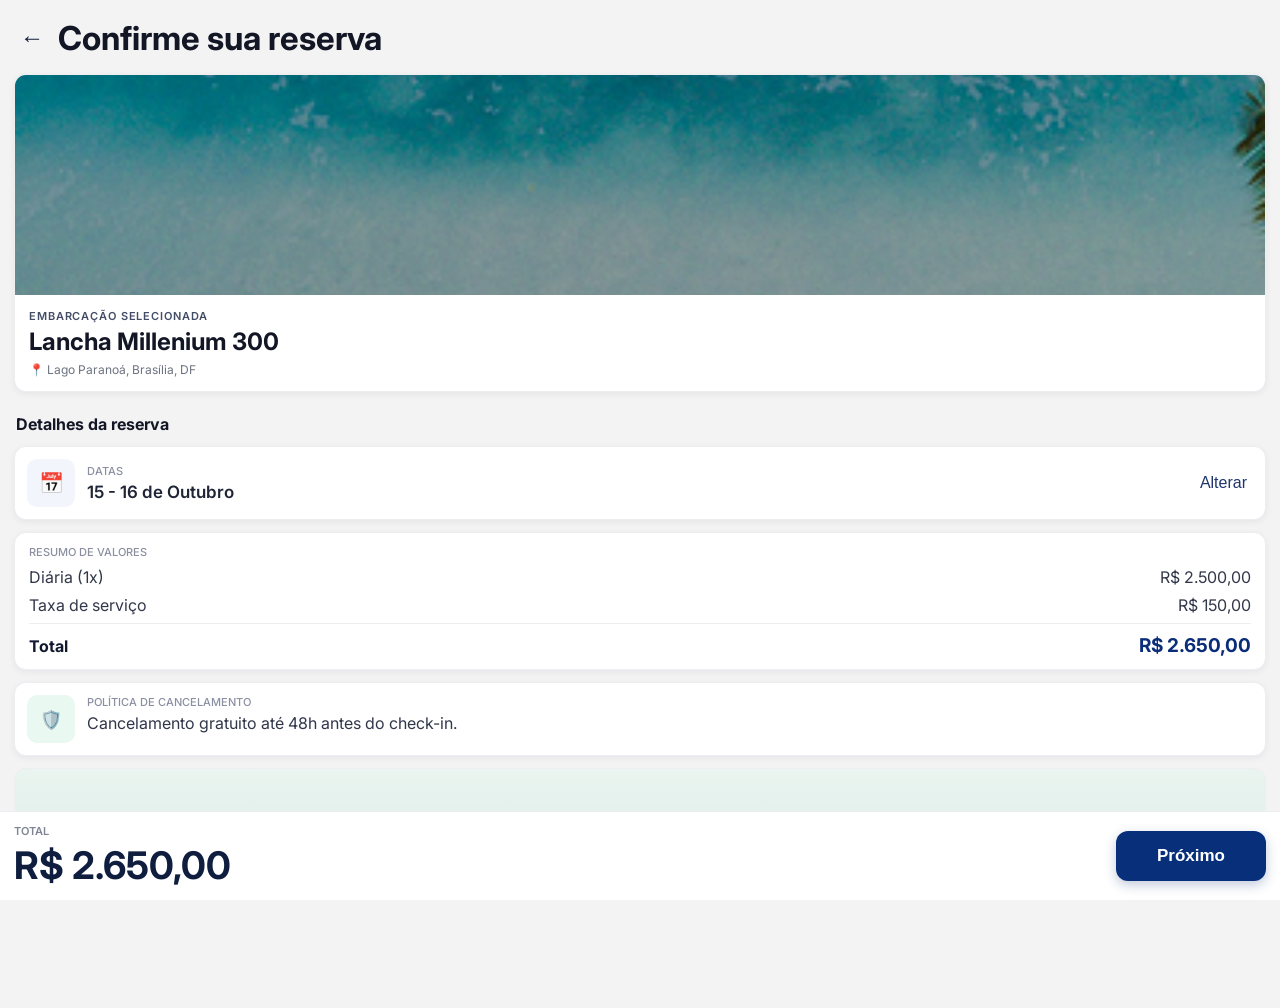
<file: booking-confirm.html>
<!doctype html>
<html lang="pt-BR">
<head>
  <meta charset="UTF-8" />
  <meta name="viewport" content="width=device-width, initial-scale=1.0, maximum-scale=1.0" />
  <title>Confirme sua reserva</title>
  <link rel="preconnect" href="https://fonts.googleapis.com" />
  <link rel="preconnect" href="https://fonts.gstatic.com" crossorigin />
  <link href="https://fonts.googleapis.com/css2?family=Inter:wght@400;500;600;700&display=swap" rel="stylesheet" />
  <style>
    :root {
      --bg: #f3f3f4;
      --card: #ffffff;
      --text: #121625;
      --muted: #6c7280;
      --border: #eceef2;
      --blue: #082f7a;
      --green-bg: #e9f8f1;
      --green: #1d8f62;
    }

    * { box-sizing: border-box; }

    html, body {
      margin: 0;
      padding: 0;
      font-family: Inter, Arial, sans-serif;
      background: var(--bg);
      color: var(--text);
    }

    .page {
      min-height: 100dvh;
      padding: 18px 14px 114px;
    }

    .topbar {
      display: flex;
      align-items: center;
      gap: 10px;
      margin-bottom: 16px;
    }

    .back-btn {
      border: 0;
      background: transparent;
      color: #17203b;
      font-size: 24px;
      width: 34px;
      height: 34px;
      border-radius: 999px;
      cursor: pointer;
    }

    .title {
      margin: 0;
      font-size: 33px;
      font-weight: 700;
    }

    .card {
      background: var(--card);
      border: 1px solid var(--border);
      border-radius: 12px;
      box-shadow: 0 2px 7px rgba(16, 24, 40, 0.06);
      overflow: hidden;
      margin-bottom: 12px;
    }

    .boat-image {
      height: 220px;
      background: url("assets/login-bg.png") center/cover no-repeat;
    }

    .boat-body {
      padding: 14px;
    }

    .label {
      margin: 0 0 4px;
      font-size: 11px;
      text-transform: uppercase;
      letter-spacing: 0.08em;
      color: #444d67;
      font-weight: 600;
    }

    .boat-title {
      margin: 0 0 6px;
      font-size: 24px;
      font-weight: 700;
    }

    .location {
      margin: 0;
      color: var(--muted);
      font-size: 12px;
    }

    .section-title {
      margin: 22px 2px 12px;
      font-size: 16px;
      font-weight: 700;
    }

    .inline-card {
      display: flex;
      align-items: center;
      gap: 12px;
      padding: 12px;
    }

    .icon-wrap {
      width: 48px;
      height: 48px;
      border-radius: 10px;
      background: #f2f5fb;
      display: grid;
      place-items: center;
      color: #103b92;
      flex-shrink: 0;
      font-size: 20px;
    }

    .grow { flex: 1; min-width: 0; }

    .small-label {
      margin: 0 0 4px;
      color: #8a90a1;
      font-size: 11px;
      text-transform: uppercase;
      font-weight: 500;
    }

    .strong {
      margin: 0;
      font-size: 17px;
      font-weight: 600;
      color: #1f2536;
    }

    .change-btn {
      border: 0;
      background: transparent;
      color: #1f356f;
      font-weight: 500;
      font-size: 16px;
      cursor: pointer;
    }

    .prices {
      padding: 12px 14px;
    }

    .prices-title {
      margin: 0 0 8px;
      color: #8a90a1;
      font-size: 11px;
      text-transform: uppercase;
      font-weight: 500;
    }

    .row {
      display: flex;
      justify-content: space-between;
      align-items: center;
      gap: 12px;
      margin-bottom: 8px;
      color: #32384a;
      font-size: 16px;
    }

    .row.total {
      margin-top: 8px;
      padding-top: 10px;
      border-top: 1px solid var(--border);
      margin-bottom: 0;
      font-weight: 700;
      color: #11192f;
    }

    .row.total span:last-child {
      color: #0a2c79;
      font-size: 19px;
    }

    .policy {
      display: flex;
      gap: 12px;
      padding: 12px;
      align-items: flex-start;
    }

    .policy .icon-wrap {
      background: var(--green-bg);
      color: var(--green);
      font-size: 18px;
    }

    .policy-text {
      margin: 0;
      color: #31374a;
      font-size: 16px;
      line-height: 1.3;
    }

    .map {
      margin-top: 12px;
      height: 126px;
      border-radius: 12px;
      border: 1px solid var(--border);
      background: linear-gradient(0deg, #d9ece4 0%, #eaf4f0 100%);
      display: grid;
      place-items: center;
      font-size: 36px;
    }

    .bottom-bar {
      position: fixed;
      left: 0;
      right: 0;
      bottom: 0;
      background: #fff;
      border-top: 1px solid var(--border);
      display: flex;
      align-items: center;
      justify-content: space-between;
      gap: 12px;
      padding: 12px 14px calc(12px + env(safe-area-inset-bottom));
    }

    .bottom-caption {
      margin: 0 0 4px;
      color: #7f8594;
      font-size: 11px;
      text-transform: uppercase;
      font-weight: 600;
    }

    .bottom-total {
      margin: 0;
      font-size: 38px;
      font-weight: 700;
      color: #0f1e3f;
    }

    .next-btn {
      border: 0;
      border-radius: 12px;
      min-width: 150px;
      height: 50px;
      background: var(--blue);
      color: #fff;
      font-size: 17px;
      font-weight: 700;
      cursor: pointer;
      box-shadow: 0 4px 12px rgba(10, 44, 121, 0.25);
    }
  </style>
</head>
<body>
  <main class="page">
    <header class="topbar">
      <button class="back-btn" type="button" aria-label="Voltar" onclick="history.back()">←</button>
      <h1 class="title">Confirme sua reserva</h1>
    </header>

    <article class="card">
      <div class="boat-image" role="img" aria-label="Lancha selecionada"></div>
      <div class="boat-body">
        <p class="label">Embarcação selecionada</p>
        <h2 class="boat-title">Lancha Millenium 300</h2>
        <p class="location">📍 <span id="where-value">Lago Paranoá, Brasília, DF</span></p>
      </div>
    </article>

    <h2 class="section-title">Detalhes da reserva</h2>

    <article class="card inline-card">
      <div class="icon-wrap">📅</div>
      <div class="grow">
        <p class="small-label">Datas</p>
        <p class="strong" id="when-value">15 - 16 de Outubro</p>
      </div>
      <button class="change-btn" type="button" onclick="history.back()">Alterar</button>
    </article>

    <article class="card prices">
      <p class="prices-title">Resumo de valores</p>
      <div class="row"><span>Diária (1x)</span><span>R$ 2.500,00</span></div>
      <div class="row"><span>Taxa de serviço</span><span>R$ 150,00</span></div>
      <div class="row total"><span>Total</span><span>R$ 2.650,00</span></div>
    </article>

    <article class="card policy">
      <div class="icon-wrap">🛡️</div>
      <div>
        <p class="small-label">Política de cancelamento</p>
        <p class="policy-text">Cancelamento gratuito até 48h antes do check-in.</p>
      </div>
    </article>

    <section class="map" aria-label="Mapa da reserva">📍</section>
  </main>

  <footer class="bottom-bar">
    <div>
      <p class="bottom-caption">Total</p>
      <p class="bottom-total">R$ 2.650,00</p>
    </div>
    <button class="next-btn" type="button" id="go-payment">Próximo</button>
  </footer>

  <script>
    const params = new URLSearchParams(window.location.search);
    const where = params.get('where');
    const when = params.get('when');
    const what = params.get('what');

    if (where) {
      document.getElementById('where-value').textContent = where;
    }

    if (when) {
      document.getElementById('when-value').textContent = when;
    }

    if (what) {
      const title = document.querySelector('.boat-title');
      if (what.toLowerCase().includes('jet')) {
        title.textContent = 'Jetski Waverunner';
      } else if (what.toLowerCase().includes('utv')) {
        title.textContent = 'UTV Polaris RZR';
      } else if (what.toLowerCase().includes('quadric')) {
        title.textContent = 'Quadriciclo CFORCE';
      }
    }

    document.getElementById('go-payment').addEventListener('click', () => {
      const query = new URLSearchParams(window.location.search);
      query.set('total', 'R$ 2.650,00');
      window.location.href = `payment.html?${query.toString()}`;
    });
  </script>
</body>
</html>
</file>
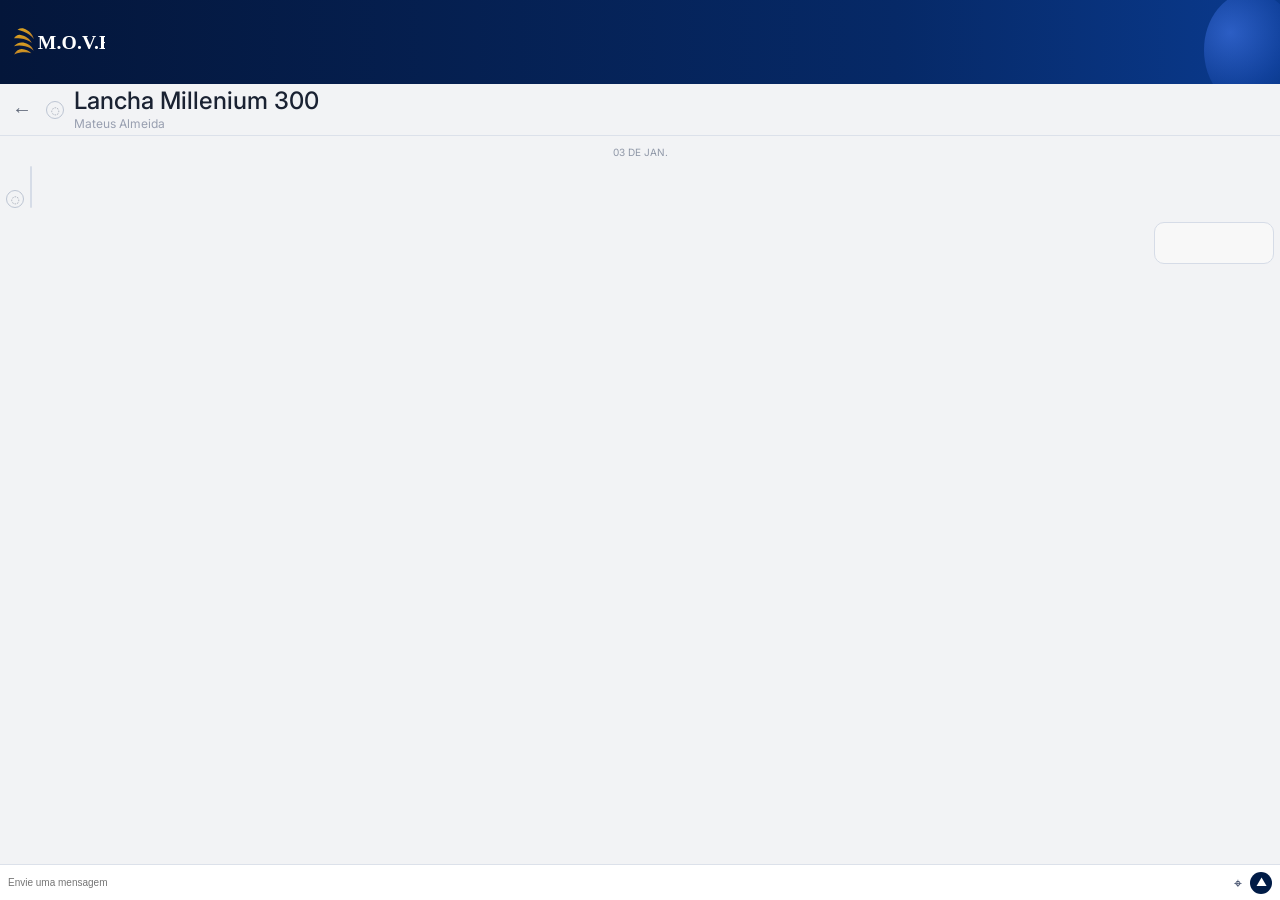
<file: chat-owner.html>
<!doctype html>
<html lang="pt-BR">
<head>
  <meta charset="UTF-8" />
  <meta name="viewport" content="width=device-width, initial-scale=1.0, maximum-scale=1.0" />
  <title>Chat com proprietário</title>
  <link rel="preconnect" href="https://fonts.googleapis.com" />
  <link rel="preconnect" href="https://fonts.gstatic.com" crossorigin />
  <link href="https://fonts.googleapis.com/css2?family=Inter:wght@400;500;600;700&display=swap" rel="stylesheet" />
  <style>
    :root {
      --bg: #f2f3f5;
      --line: #dce1ea;
      --blue: #04163a;
      --text: #1a2232;
      --muted: #8890a1;
      --bubble-left: #d9d9d9;
      --bubble-right: #f8f8f8;
    }
    * { box-sizing: border-box; }
    html, body {
      margin: 0;
      padding: 0;
      font-family: Inter, Arial, sans-serif;
      background: var(--bg);
      color: var(--text);
    }
    .header {
      height: 84px;
      background: linear-gradient(90deg, #04163a 0%, #062967 70%, #0a3a8e 100%);
      display: flex;
      align-items: center;
      padding: 0 14px;
      position: relative;
      overflow: hidden;
    }
    .header::after {
      content: "";
      position: absolute;
      right: -18px;
      top: -8px;
      width: 94px;
      height: 116px;
      border-radius: 50%;
      background: radial-gradient(circle at 28% 35%, rgba(78, 132, 255, 0.5), rgba(28, 78, 182, 0.35) 56%, rgba(16, 43, 105, 0) 74%);
    }
    .logo {
      height: 30px;
      width: auto;
      z-index: 1;
    }
    .chat-head {
      height: 52px;
      display: flex;
      align-items: center;
      gap: 10px;
      padding: 0 8px;
      border-bottom: 1px solid var(--line);
      background: var(--bg);
    }
    .back {
      border: 0;
      background: transparent;
      color: #5f6778;
      font-size: 20px;
      cursor: pointer;
      padding: 4px;
    }
    .avatar-sm {
      width: 18px;
      height: 18px;
      border-radius: 50%;
      border: 1px solid #bdc5d3;
      color: #8890a1;
      display: grid;
      place-items: center;
      font-size: 10px;
      line-height: 1;
    }
    .chat-title {
      margin: 0;
      font-size: 24px;
      font-weight: 500;
      line-height: 1.1;
    }
    .chat-sub {
      margin: 1px 0 0;
      font-size: 12px;
      color: #989fb0;
    }
    .day-label {
      text-align: center;
      font-size: 10px;
      color: #8f97a7;
      margin: 10px 0 8px;
      text-transform: uppercase;
    }
    .content {
      min-height: calc(100dvh - 84px - 52px - 36px);
      padding: 0 6px 0;
    }
    .message-row {
      display: flex;
      align-items: flex-end;
      gap: 6px;
      margin-bottom: 14px;
    }
    .message-row.right {
      justify-content: flex-end;
    }
    .bubble {
      min-height: 42px;
      max-width: 74%;
      border-radius: 10px;
      border: 1px solid #d6dce7;
      background: var(--bubble-left);
    }
    .message-row.right .bubble {
      background: var(--bubble-right);
      min-width: 120px;
    }
    .composer {
      position: fixed;
      left: 0;
      right: 0;
      bottom: 0;
      height: 36px;
      border-top: 1px solid var(--line);
      background: #fff;
      display: grid;
      grid-template-columns: 1fr auto auto;
      align-items: center;
      gap: 8px;
      padding: 0 8px;
    }
    .composer input {
      border: 0;
      outline: none;
      background: transparent;
      font-size: 10px;
      color: #70798c;
      padding: 0;
    }
    .attach {
      color: #1c2b4d;
      font-size: 14px;
      line-height: 1;
    }
    .send {
      width: 22px;
      height: 22px;
      border-radius: 50%;
      background: #001b46;
      color: #fff;
      display: grid;
      place-items: center;
      font-size: 11px;
      line-height: 1;
    }
  </style>
</head>
<body>
  <header class="header">
    <img class="logo" src="assets/move-logo.svg" alt="MOVE" />
  </header>

  <section class="chat-head">
    <button class="back" type="button" onclick="window.location.href='home-v2.html'" aria-label="Voltar">←</button>
    <span class="avatar-sm">◌</span>
    <div>
      <p class="chat-title">Lancha Millenium 300</p>
      <p class="chat-sub">Mateus Almeida</p>
    </div>
  </section>

  <main class="content">
    <p class="day-label">03 de Jan.</p>
    <div class="message-row">
      <span class="avatar-sm">◌</span>
      <div class="bubble"></div>
    </div>
    <div class="message-row right">
      <div class="bubble"></div>
    </div>
  </main>

  <footer class="composer">
    <input type="text" placeholder="Envie uma mensagem" aria-label="Envie uma mensagem" />
    <span class="attach">⌖</span>
    <span class="send">▲</span>
  </footer>
</body>
</html>
</file>
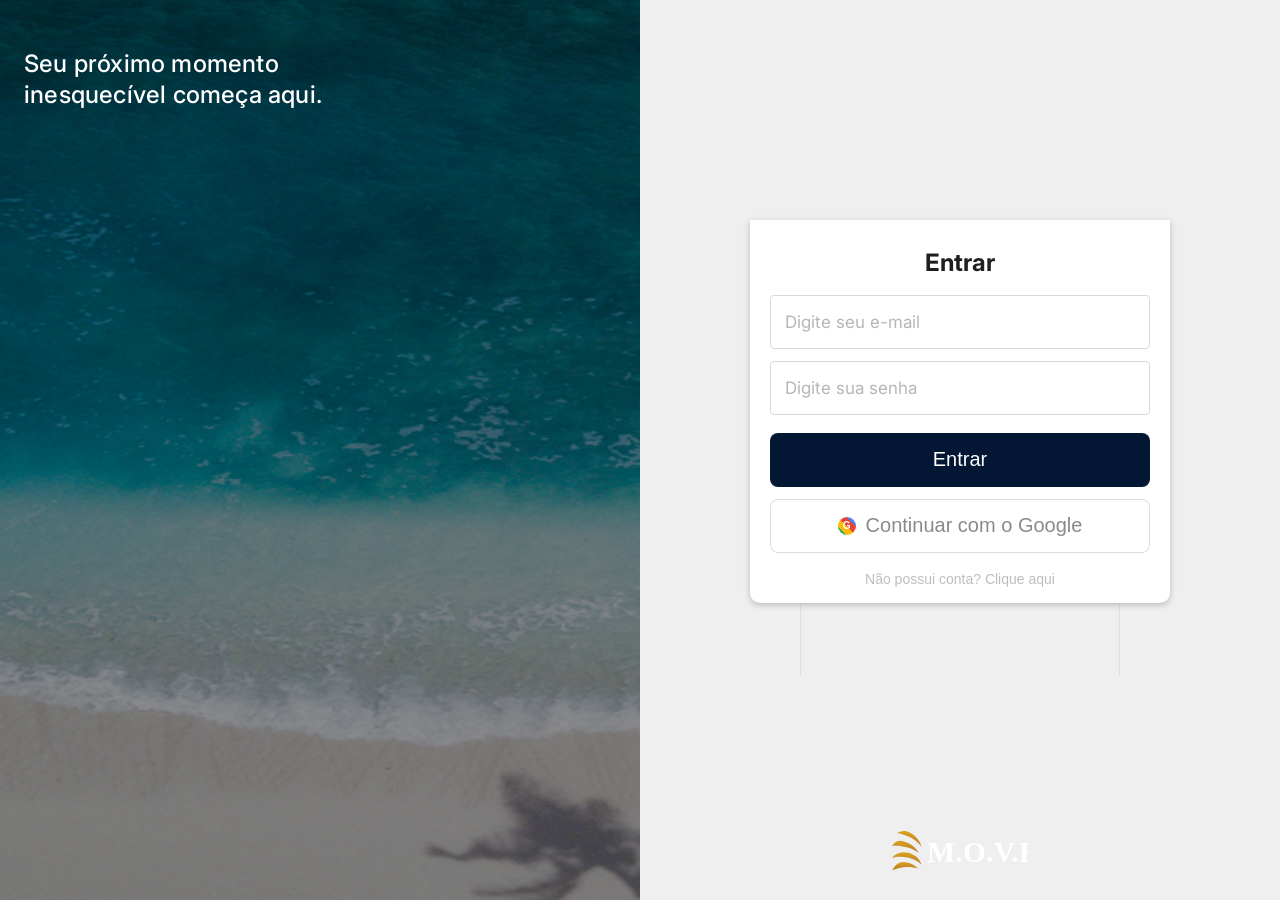
<file: dashboard.html>
<!doctype html>
<html lang="pt-BR">
<head>
  <meta charset="UTF-8" />
  <meta name="viewport" content="width=device-width, initial-scale=1.0" />
  <title>Perfil do Fornecedor</title>
  <link rel="preconnect" href="https://fonts.googleapis.com" />
  <link rel="preconnect" href="https://fonts.gstatic.com" crossorigin />
  <link href="https://fonts.googleapis.com/css2?family=Inter:wght@400;500;600;700&family=Montserrat:wght@500;600;700&display=swap" rel="stylesheet" />
  <style>
    :root {
      --blue-950: #031734;
      --blue-900: #071b37;
      --blue-700: #0f2d57;
      --gray-50: #f1f1f3;
      --gray-100: #ececef;
      --gray-200: #dedee2;
      --gray-400: #adadb6;
      --gray-700: #313138;
      --danger: #ef3c2f;
      --gold: #dba220;
      --white: #fff;
    }

    * {
      box-sizing: border-box;
    }

    html,
    body {
      margin: 0;
      min-height: 100vh;
      font-family: Inter, Arial, sans-serif;
      background: var(--gray-50);
      color: #1f1f24;
    }

    .topbar {
      position: sticky;
      top: 0;
      z-index: 20;
      display: flex;
      align-items: center;
      justify-content: space-between;
      min-height: 58px;
      padding: 0 24px 0 46px;
      background: linear-gradient(90deg, var(--blue-950) 0%, var(--blue-900) 82%, #1762c4 100%);
    }

    .brand {
      display: flex;
      align-items: center;
      gap: 10px;
      text-decoration: none;
    }

    .brand-logo {
      width: 200px;
      max-width: 100%;
      height: auto;
      display: block;
    }

    .topbar-nav {
      display: flex;
      align-items: center;
      gap: 48px;
    }

    .topbar-nav a {
      color: #f5f7fb;
      text-decoration: none;
      font-size: 33px;
      line-height: 1;
      font-weight: 400;
    }

    .topbar-actions {
      display: flex;
      align-items: center;
      gap: 16px;
    }

    .topbar-user {
      width: 42px;
      height: 42px;
      border-radius: 50%;
      border: 2px solid #d8e6fb;
      display: grid;
      place-items: center;
      color: #d8e6fb;
      font-size: 22px;
      font-weight: 700;
    }

    .logout-btn-top {
      border: 1px solid rgba(255, 255, 255, 0.36);
      background: transparent;
      color: #eef1f8;
      border-radius: 6px;
      font-size: 12px;
      padding: 7px 12px;
      cursor: pointer;
    }

    .profile-layout {
      display: grid;
      grid-template-columns: 37% 1fr;
      min-height: calc(100vh - 58px);
    }

    .sidebar {
      padding: 28px 28px 24px 46px;
      border-right: 1px solid var(--gray-200);
    }

    .sidebar h1 {
      margin: 0 0 24px;
      font-size: 45px;
      font-weight: 700;
      color: #121218;
    }

    .sidebar-menu {
      display: grid;
      gap: 12px;
      margin: 0;
      padding: 0;
      list-style: none;
    }

    .menu-item {
      display: flex;
      align-items: center;
      gap: 16px;
      min-height: 56px;
      color: #1f2630;
      font-size: 21px;
      font-weight: 500;
    }

    .menu-item svg {
      width: 34px;
      height: 34px;
      stroke: #0b213f;
      fill: none;
      stroke-width: 2;
      flex-shrink: 0;
    }

    .menu-item.active .menu-avatar {
      background: #0f2d57;
      color: #fff;
    }

    .menu-avatar {
      width: 40px;
      height: 40px;
      border-radius: 50%;
      display: grid;
      place-items: center;
      font-size: 33px;
      font-weight: 700;
      background: #fff;
      border: 2px solid #102844;
      color: #102844;
      line-height: 1;
    }

    .menu-item.logout {
      color: var(--danger);
      margin-top: 8px;
      cursor: pointer;
    }

    .menu-item.logout svg {
      stroke: var(--danger);
    }

    .content-area {
      padding: 28px 44px;
    }

    .content-header {
      display: flex;
      align-items: center;
      justify-content: space-between;
      margin-bottom: 18px;
    }

    .content-header h2 {
      margin: 0;
      font-size: 46px;
      font-weight: 700;
      color: #131319;
    }

    .edit-btn {
      min-width: 82px;
      border: 0;
      background: #ceced2;
      color: #52525b;
      border-radius: 8px;
      padding: 8px 14px;
      font-size: 13px;
      cursor: pointer;
    }

    .profile-top-card {
      background: #fff;
      border-radius: 12px;
      box-shadow: 0 2px 6px rgba(0, 0, 0, 0.12);
      padding: 24px;
      display: flex;
      justify-content: center;
      align-items: center;
      margin-bottom: 22px;
      min-height: 162px;
    }

    .profile-identity {
      text-align: center;
    }

    .profile-avatar {
      width: 72px;
      height: 72px;
      border-radius: 50%;
      margin: 0 auto 10px;
      display: grid;
      place-items: center;
      background: #0f2d57;
      color: #fff;
      font-size: 40px;
      font-weight: 700;
    }

    .profile-name {
      margin: 0;
      font-size: 38px;
      font-weight: 500;
      line-height: 1.1;
      color: #1f1f24;
    }

    .profile-role {
      margin: 0;
      font-size: 18px;
      color: #8a8a92;
      font-weight: 400;
    }

    .info-list {
      display: grid;
      gap: 10px;
    }

    .info-item {
      background: #fff;
      border-radius: 10px;
      box-shadow: 0 2px 6px rgba(0, 0, 0, 0.12);
      padding: 11px 16px;
    }

    .info-label {
      display: block;
      font-size: 15px;
      color: #a8a8af;
      margin-bottom: 3px;
    }

    .info-value {
      margin: 0;
      font-size: 34px;
      line-height: 1.15;
      color: #1f1f24;
      font-weight: 500;
      word-break: break-word;
    }

    @media (max-width: 1280px) {
      .brand-logo {
        width: 160px;
      }

      .topbar-nav {
        gap: 24px;
      }

      .topbar-nav a {
        font-size: 22px;
      }

      .sidebar h1,
      .content-header h2 {
        font-size: 34px;
      }

      .menu-item {
        font-size: 18px;
      }

      .info-value,
      .profile-name {
        font-size: 27px;
      }
    }

    @media (max-width: 980px) {
        /* mobile: content first, sidebar (menu) after */
        .profile-layout {
          display: flex;
          flex-direction: column;
        }

        .content-area {
          order: 1;
        }

        .sidebar {
          order: 2;
        }

        flex-wrap: wrap;
        row-gap: 10px;
        padding: 10px 16px;
      }

      .topbar-nav {
        width: 100%;
        justify-content: center;
        order: 3;
        flex-wrap: wrap;
        gap: 14px;
      }

      .topbar-nav a {
        font-size: 18px;
      }

      .profile-layout {
        grid-template-columns: 1fr;
      }

      .sidebar {
        border-right: 0;
        border-bottom: 1px solid var(--gray-200);
        padding: 22px 16px;
      }

      .content-area {
        padding: 24px 16px 40px;
      }

      .sidebar h1,
      .content-header h2 {
        font-size: 30px;
      }

      .profile-name,
      .info-value {
        font-size: 24px;
      }
    }

    @media (max-width: 640px) {
      .topbar {
        justify-content: center;
        row-gap: 8px;
      }

      .brand-logo {
        width: 130px;
      }

      .topbar-actions {
        width: 100%;
        justify-content: space-between;
      }

      .topbar-nav {
        gap: 8px;
      }

      .topbar-nav a {
        font-size: 16px;
      }

      .topbar-user {
        width: 36px;
        height: 36px;
      }

      .logout-btn-top {
        min-height: 36px;
        padding: 8px 14px;
      }

      .sidebar h1,
      .content-header h2 {
        font-size: 26px;
      }

      .menu-item {
        font-size: 16px;
        min-height: 48px;
      }

      .menu-avatar {
        width: 34px;
        height: 34px;
        font-size: 15px;
      }

      .menu-item svg {
        width: 28px;
        height: 28px;
      }

      .profile-avatar {
        width: 62px;
        height: 62px;
        font-size: 24px;
      }

      .content-header {
        flex-direction: column;
        align-items: flex-start;
        gap: 10px;
      }

      .edit-btn {
        width: 100%;
        min-height: 40px;
      }

      .profile-top-card {
        padding: 18px 14px;
      }

      .profile-name,
      .info-value {
        font-size: 20px;
      }

      .info-item {
        padding: 10px 12px;
      }
    }

    @media (max-width: 420px) {
      .topbar {
        padding: 10px 12px;
      }

      .topbar-nav {
        justify-content: flex-start;
      }

      .topbar-nav a {
        font-size: 15px;
      }

      .content-area,
      .sidebar {
        padding-left: 12px;
        padding-right: 12px;
      }

      .profile-name,
      .info-value {
        font-size: 18px;
      }

      .info-label {
        font-size: 13px;
      }
    }
  </style>
</head>
<body>

  <header class="topbar">
    <a class="brand" href="landing-b2b.html">
      <img class="brand-logo" src="assets/move-logo.svg" alt="M.O.V.E." />
    </a>

    <nav class="topbar-nav" aria-label="Navegação principal">
      <a href="#">Anúncios</a>
      <a href="#">Reservas</a>
      <a href="#">Novo anúncio</a>
      <a href="#">Central de Ajuda</a>
      <a href="#">Configurações</a>
    </nav>

    <div class="topbar-actions">
      <button class="logout-btn-top" id="logout-btn-top">Sair</button>
      <div class="topbar-user" id="header-avatar">U</div>
    </div>
  </header>

  <main class="profile-layout">
    <aside class="sidebar">
      <h1>Perfil</h1>

      <ul class="sidebar-menu">
        <li class="menu-item active">
          <span class="menu-avatar" id="menu-avatar">LB</span>
          <span>Sobre mim</span>
        </li>
        <li class="menu-item">
          <svg viewBox="0 0 24 24" aria-hidden="true"><path d="M6 2h9l3 3v17H6z" /><path d="M15 2v4h4" /><path d="M9 11h6" /><path d="M9 15h6" /><path d="M9 19h4" /></svg>
          <span>Aluguéis anteriores</span>
        </li>
        <li class="menu-item">
          <svg viewBox="0 0 24 24" aria-hidden="true"><path d="M3 13h18l-1 6H4z" /><path d="M5 13l2-5h10l2 5" /><circle cx="8" cy="18" r="1" /><circle cx="16" cy="18" r="1" /></svg>
          <span>Anúncios ativos</span>
        </li>
        <li class="menu-item">
          <svg viewBox="0 0 24 24" aria-hidden="true"><rect x="3" y="5" width="18" height="14" rx="2" /><path d="M16 9h2" /><path d="M6 15h5" /></svg>
          <span>Pagamentos</span>
        </li>
        <li class="menu-item">
          <svg viewBox="0 0 24 24" aria-hidden="true"><circle cx="12" cy="12" r="9" /><path d="M9.5 9a2.5 2.5 0 1 1 4.3 1.8c-.8.8-1.8 1.2-1.8 2.7" /><circle cx="12" cy="17" r=".8" /></svg>
          <span>Central de Ajuda</span>
        </li>
        <li class="menu-item">
          <svg viewBox="0 0 24 24" aria-hidden="true"><circle cx="12" cy="12" r="3" /><path d="M19.4 15a1 1 0 0 0 .2 1.1l.1.1a2 2 0 0 1 0 2.8 2 2 0 0 1-2.8 0l-.1-.1a1 1 0 0 0-1.1-.2 1 1 0 0 0-.6.9V20a2 2 0 0 1-4 0v-.2a1 1 0 0 0-.6-.9 1 1 0 0 0-1.1.2l-.1.1a2 2 0 0 1-2.8 0 2 2 0 0 1 0-2.8l.1-.1a1 1 0 0 0 .2-1.1 1 1 0 0 0-.9-.6H4a2 2 0 0 1 0-4h.2a1 1 0 0 0 .9-.6 1 1 0 0 0-.2-1.1l-.1-.1a2 2 0 0 1 0-2.8 2 2 0 0 1 2.8 0l.1.1a1 1 0 0 0 1.1.2h.1a1 1 0 0 0 .6-.9V4a2 2 0 0 1 4 0v.2a1 1 0 0 0 .6.9h.1a1 1 0 0 0 1.1-.2l.1-.1a2 2 0 0 1 2.8 0 2 2 0 0 1 0 2.8l-.1.1a1 1 0 0 0-.2 1.1v.1a1 1 0 0 0 .9.6H20a2 2 0 0 1 0 4h-.2a1 1 0 0 0-.4.1z" /></svg>
          <span>Configurações</span>
        </li>
        <li class="menu-item">
          <svg viewBox="0 0 24 24" aria-hidden="true"><circle cx="12" cy="12" r="9" /><path d="M12 8v.1" /><path d="M12 11v5" /></svg>
          <span>Sobre</span>
        </li>
        <li class="menu-item logout" id="logout-sidebar">
          <svg viewBox="0 0 24 24" aria-hidden="true"><path d="M10 17l5-5-5-5" /><path d="M15 12H4" /><path d="M20 4h-5" /><path d="M20 20h-5" /></svg>
          <span>Sair da conta</span>
        </li>
      </ul>
    </aside>

    <section class="content-area">
      <div class="content-header">
        <h2>Sobre mim</h2>
        <button class="edit-btn" type="button">Editar</button>
      </div>

      <article class="profile-top-card">
        <div class="profile-identity">
          <div class="profile-avatar" id="profile-avatar">LB</div>
          <p class="profile-name" id="profile-name">Laura</p>
          <p class="profile-role" id="profile-role">Fornecedor</p>
        </div>
      </article>

      <div class="info-list" id="info-list"></div>
    </section>
  </main>

  <script>
    const raw = localStorage.getItem('move_user');

    const roleProfiles = {
      'Dono de equipamento': {
        profileRole: 'Fornecedor',
        defaultName: 'Laura Padilha Bueno',
        defaultEmail: 'laurapadilhabueno@hotmail.com',
        fields: [
          { label: 'Nome', value: 'Laura Padilha Bueno' },
          { label: 'E-mail', value: 'laurapadilhabueno@hotmail.com' },
          { label: 'Data de nascimento', value: '04/05/2005' },
          { label: 'Telefone', value: '+ 55 (41) 99764-8921' },
          { label: 'Cidade / Estado', value: 'São Paulo, São Paulo' },
          { label: 'CPF', value: '094.**.***-**' }
        ]
      },
      'Lojistas': {
        profileRole: 'Lojista',
        defaultName: 'Loja Boa Onda',
        defaultEmail: 'contato@lojaboaonda.com.br',
        fields: [
          { label: 'Nome da loja', value: 'Loja Boa Onda' },
          { label: 'E-mail', value: 'contato@lojaboaonda.com.br' },
          { label: 'Telefone', value: '+ 55 (11) 98888-4545' },
          { label: 'Cidade / Estado', value: 'Florianópolis, Santa Catarina' },
          { label: 'CNPJ', value: '48.***.***/0001-**' },
          { label: 'Categoria', value: 'Loja parceira de equipamentos e experiências' }
        ]
      },
      'Aventureiro': {
        profileRole: 'Aventureiro',
        defaultName: 'Lucas Aventura',
        defaultEmail: 'lucas@move.com',
        fields: [
          { label: 'Nome', value: 'Lucas Aventura' },
          { label: 'E-mail', value: 'lucas@move.com' },
          { label: 'Data de nascimento', value: '17/08/1997' },
          { label: 'Telefone', value: '+ 55 (21) 99999-1212' },
          { label: 'Cidade / Estado', value: 'Rio de Janeiro, Rio de Janeiro' },
          { label: 'Perfil', value: 'Usuário apaixonado por experiências ao ar livre' }
        ]
      }
    };

    const renderInfoFields = (fields) => {
      const infoList = document.getElementById('info-list');
      infoList.innerHTML = fields
        .map(
          (field) => `
            <article class="info-item">
              <span class="info-label">${field.label}</span>
              <p class="info-value">${field.value}</p>
            </article>
          `
        )
        .join('');
    };

    if (!raw) {
      window.location.href = 'login.html';
    } else {
      const user = JSON.parse(raw);
      const selectedProfile = roleProfiles[user.role] || roleProfiles['Dono de equipamento'];
      const fullName = user.nome || selectedProfile.defaultName;
      const shortName = fullName.split(' ')[0] || 'Laura';
      const initials = fullName
        .split(' ')
        .filter(Boolean)
        .slice(0, 2)
        .map((part) => part[0].toUpperCase())
        .join('');

      document.getElementById('header-avatar').textContent = (initials || 'LP').slice(0, 2);
      document.getElementById('menu-avatar').textContent = (initials || 'LP').slice(0, 2);
      document.getElementById('profile-avatar').textContent = (initials || 'LP').slice(0, 2);
      document.getElementById('profile-name').textContent = shortName;
      document.getElementById('profile-role').textContent = selectedProfile.profileRole;

      const fields = selectedProfile.fields.map((field) => {
        if (field.label === 'Nome' || field.label === 'Nome da loja') {
          return { ...field, value: fullName };
        }

        if (field.label === 'E-mail') {
          return { ...field, value: user.email || selectedProfile.defaultEmail };
        }

        return field;
      });

      renderInfoFields(fields);
    }

    const logout = () => {
      localStorage.removeItem('move_user');
      window.location.href = 'login.html';
    };

    document.getElementById('logout-btn-top').addEventListener('click', logout);
    document.getElementById('logout-sidebar').addEventListener('click', logout);
    document.getElementById('logout-sidebar').addEventListener('keypress', (event) => {
      if (event.key === 'Enter' || event.key === ' ') {
        event.preventDefault();
        logout();
      }
    });
  </script>
</body>
</html>
</file>
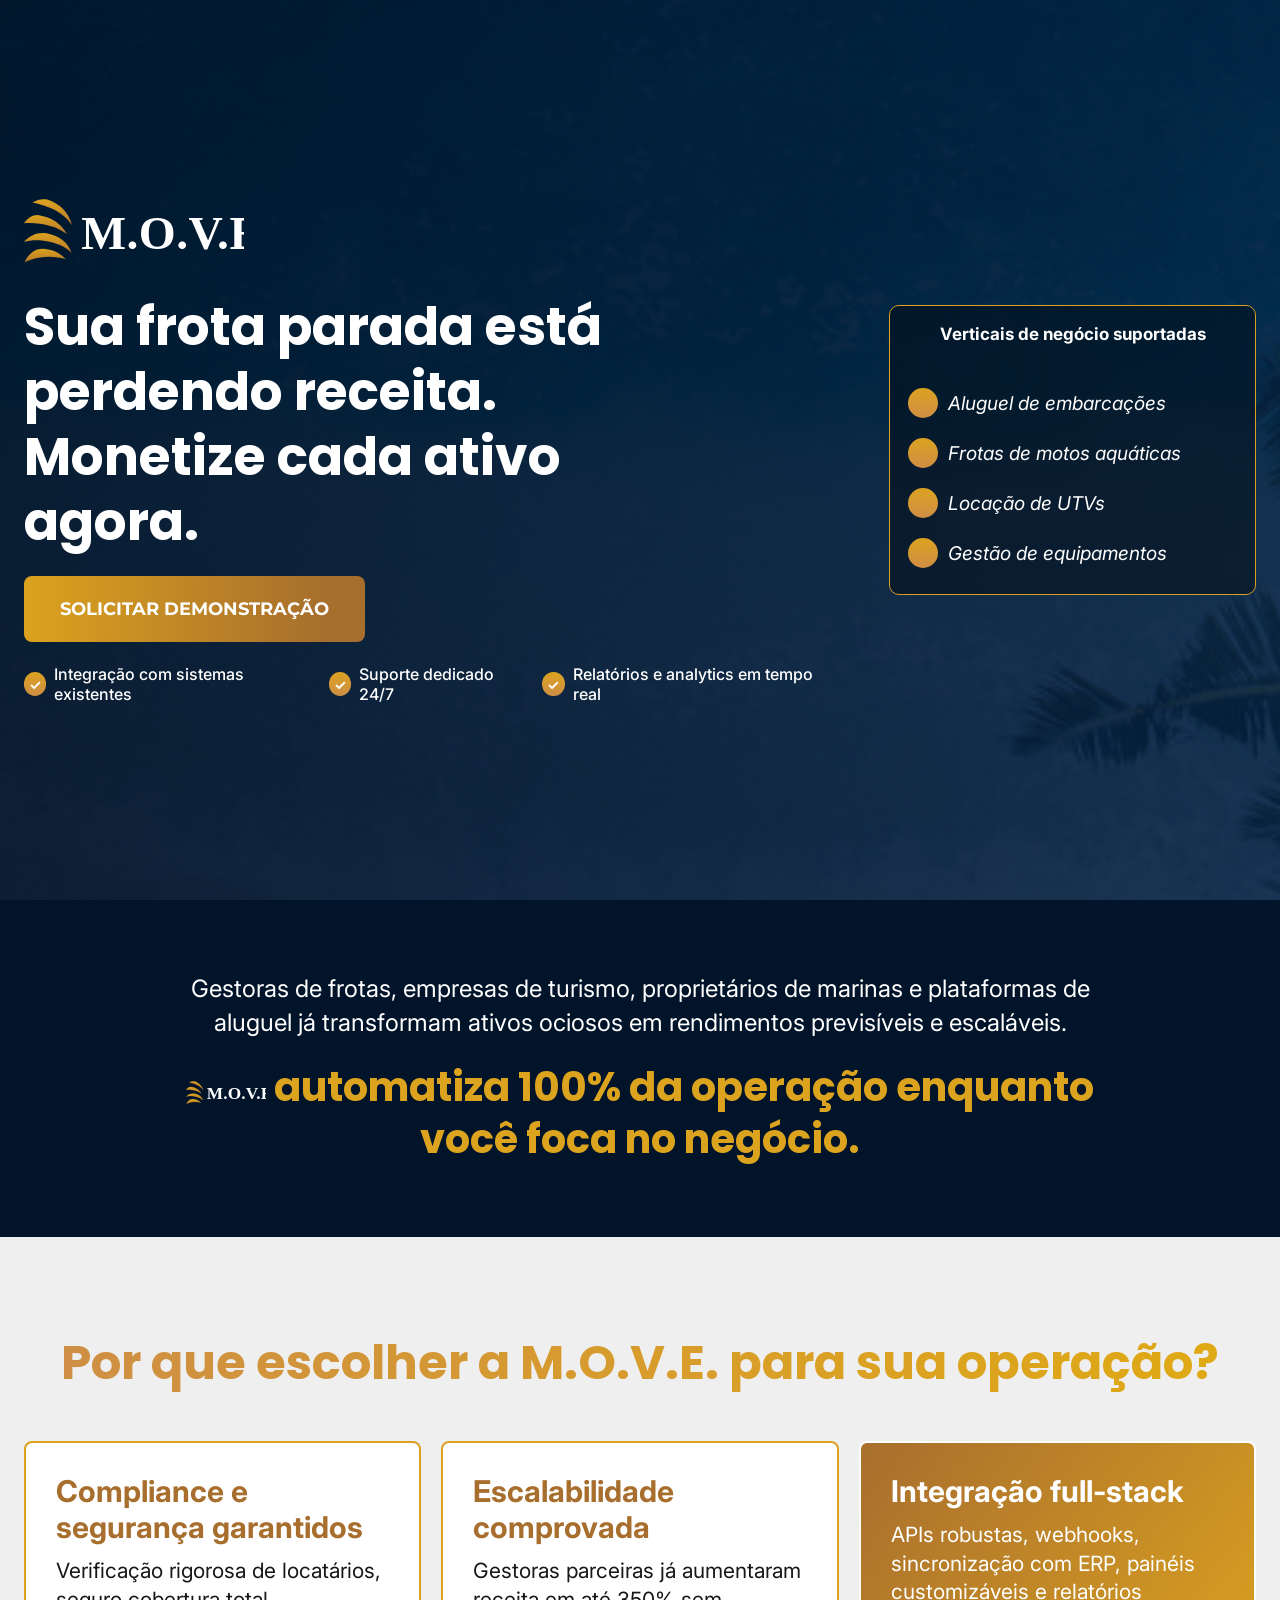
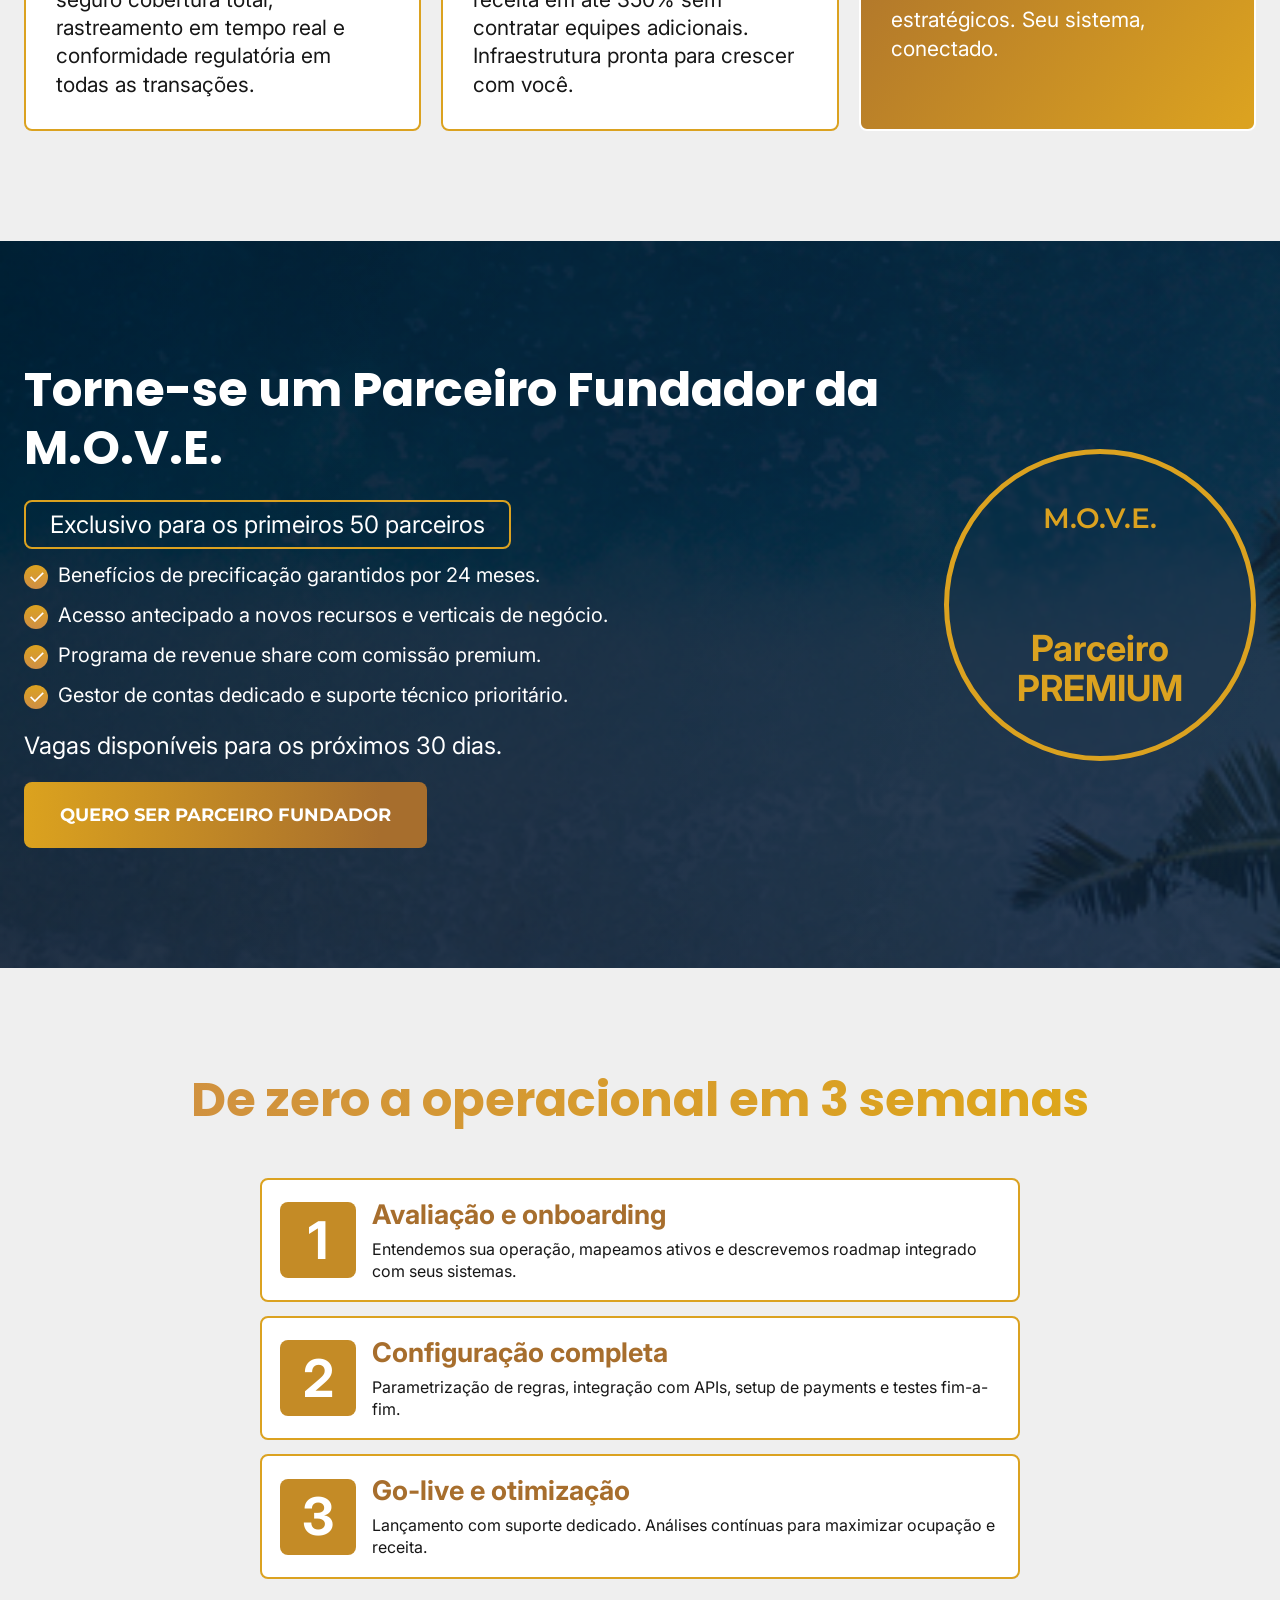
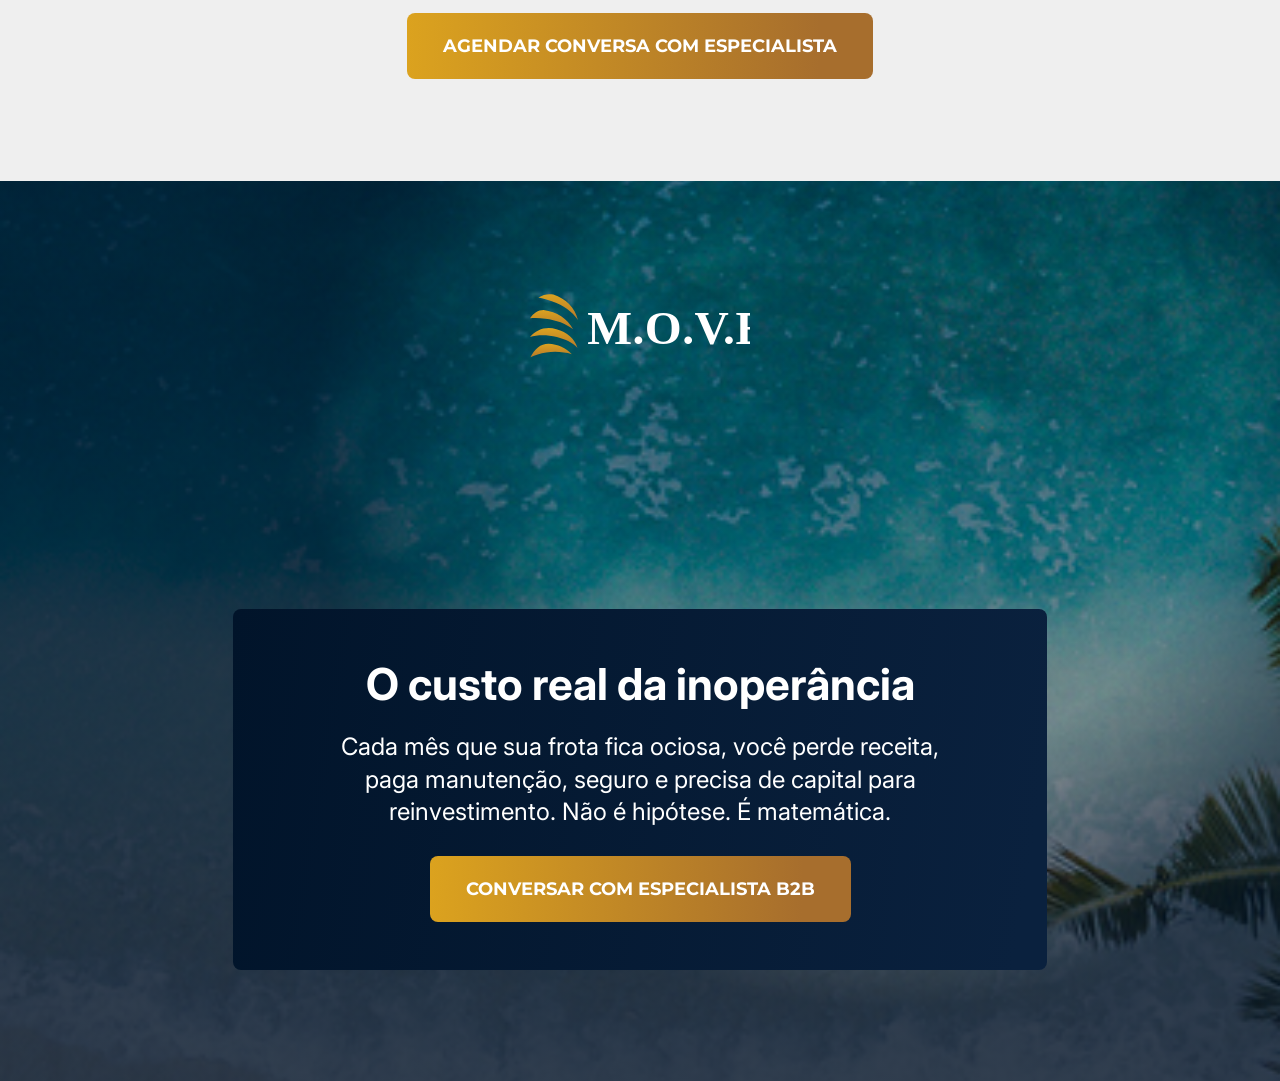
<file: landing-b2b.html>
<!doctype html>
<html lang="pt-BR">
<head>
  <meta charset="UTF-8" />
  <meta name="viewport" content="width=device-width, initial-scale=1.0" />
  <title>Landing | B2B - Parceiros Corporativos</title>
  <link rel="preconnect" href="https://fonts.googleapis.com" />
  <link rel="preconnect" href="https://fonts.gstatic.com" crossorigin />
  <link href="https://fonts.googleapis.com/css2?family=Inter:wght@400;500;700&family=Montserrat:wght@600;700&family=Poppins:wght@700&display=swap" rel="stylesheet" />
  <link rel="stylesheet" href="landing-b2b.css" />
</head>
<body>
  <main class="landing-page">
    <section class="hero">
      <div class="hero-overlay"></div>
      <div class="container hero-grid">
        <div class="hero-left">
          <div class="brand brand-light">
            <img class="brand-logo" src="assets/move-logo.svg" alt="M.O.V.E." />
          </div>

          <h1>Sua frota parada está perdendo receita. <br />Monetize cada ativo agora.</h1>

          <button class="cta-button" type="button">Solicitar demonstração</button>

          <ul class="hero-bullets" aria-label="Vantagens corporativas">
            <li>Integração com sistemas existentes</li>
            <li>Suporte dedicado 24/7</li>
            <li>Relatórios e analytics em tempo real</li>
          </ul>
        </div>

        <aside class="hero-widget" aria-label="Tipos de negócio">
          <p class="widget-title">Verticais de negócio suportadas</p>
          <ul>
            <li>Aluguel de embarcações</li>
            <li>Frotas de motos aquáticas</li>
            <li>Locação de UTVs</li>
            <li>Gestão de equipamentos</li>
          </ul>
        </aside>
      </div>
    </section>

    <section class="intro-strip">
      <div class="container intro-content">
        <p>
          Gestoras de frotas, empresas de turismo, proprietários de marinas e plataformas de aluguel já transformam ativos ociosos em rendimentos previsíveis e escaláveis.
        </p>
        <h2><img class="inline-logo" src="assets/move-logo.svg" alt="M.O.V.E." /> automatiza 100% da operação enquanto você foca no negócio.</h2>
      </div>
    </section>

    <section class="why">
      <div class="container">
        <h2 class="section-title gradient-text">Por que escolher a M.O.V.E. para sua operação?</h2>

        <div class="cards-3">
          <article class="info-card">
            <h3>Compliance e segurança garantidos</h3>
            <p>Verificação rigorosa de locatários, seguro cobertura total, rastreamento em tempo real e conformidade regulatória em todas as transações.</p>
          </article>

          <article class="info-card">
            <h3>Escalabilidade comprovada</h3>
            <p>Gestoras parceiras já aumentaram receita em até 350% sem contratar equipes adicionais. Infraestrutura pronta para crescer com você.</p>
          </article>

          <article class="info-card info-card-highlight">
            <h3>Integração full-stack</h3>
            <p>APIs robustas, webhooks, sincronização com ERP, painéis customizáveis e relatórios estratégicos. Seu sistema, conectado.</p>
          </article>
        </div>
      </div>
    </section>

    <section class="founder">
      <div class="container founder-grid">
        <div>
          <h2>Torne-se um Parceiro Fundador da M.O.V.E.</h2>
          <p class="tag-line">Exclusivo para os primeiros 50 parceiros</p>
          <ul class="founder-list">
            <li>Benefícios de precificação garantidos por 24 meses.</li>
            <li>Acesso antecipado a novos recursos e verticais de negócio.</li>
            <li>Programa de revenue share com comissão premium.</li>
            <li>Gestor de contas dedicado e suporte técnico prioritário.</li>
          </ul>
          <p class="urgency">Vagas disponíveis para os próximos 30 dias.</p>
          <button class="cta-button" type="button">Quero ser parceiro fundador</button>
        </div>

        <div class="founder-badge" aria-hidden="true">
          <span>M.O.V.E.</span>
          <strong>Parceiro<br />PREMIUM</strong>
        </div>
      </div>
    </section>

    <section class="steps">
      <div class="container">
        <h2 class="section-title gradient-text">De zero a operacional em 3 semanas</h2>

        <div class="steps-list">
          <article class="step-card">
            <span class="step-number">1</span>
            <div>
              <h3>Avaliação e onboarding</h3>
              <p>Entendemos sua operação, mapeamos ativos e descrevemos roadmap integrado com seus sistemas.</p>
            </div>
          </article>

          <article class="step-card">
            <span class="step-number">2</span>
            <div>
              <h3>Configuração completa</h3>
              <p>Parametrização de regras, integração com APIs, setup de payments e testes fim-a-fim.</p>
            </div>
          </article>

          <article class="step-card">
            <span class="step-number">3</span>
            <div>
              <h3>Go-live e otimização</h3>
              <p>Lançamento com suporte dedicado. Análises contínuas para maximizar ocupação e receita.</p>
            </div>
          </article>
        </div>

        <button class="cta-button" type="button">Agendar conversa com especialista</button>
      </div>
    </section>

    <section class="final-cta">
      <div class="final-overlay"></div>
      <div class="container final-content">
        <div class="brand brand-light">
          <img class="brand-logo" src="assets/move-logo.svg" alt="M.O.V.E." />
        </div>
        <div class="final-box">
          <h2>O custo real da inoperância</h2>
          <p>Cada mês que sua frota fica ociosa, você perde receita, paga manutenção, seguro e precisa de capital para reinvestimento. Não é hipótese. É matemática.</p>
          <button class="cta-button" type="button">Conversar com especialista B2B</button>
        </div>
      </div>
    </section>
  </main>
</body>
</html>
</file>
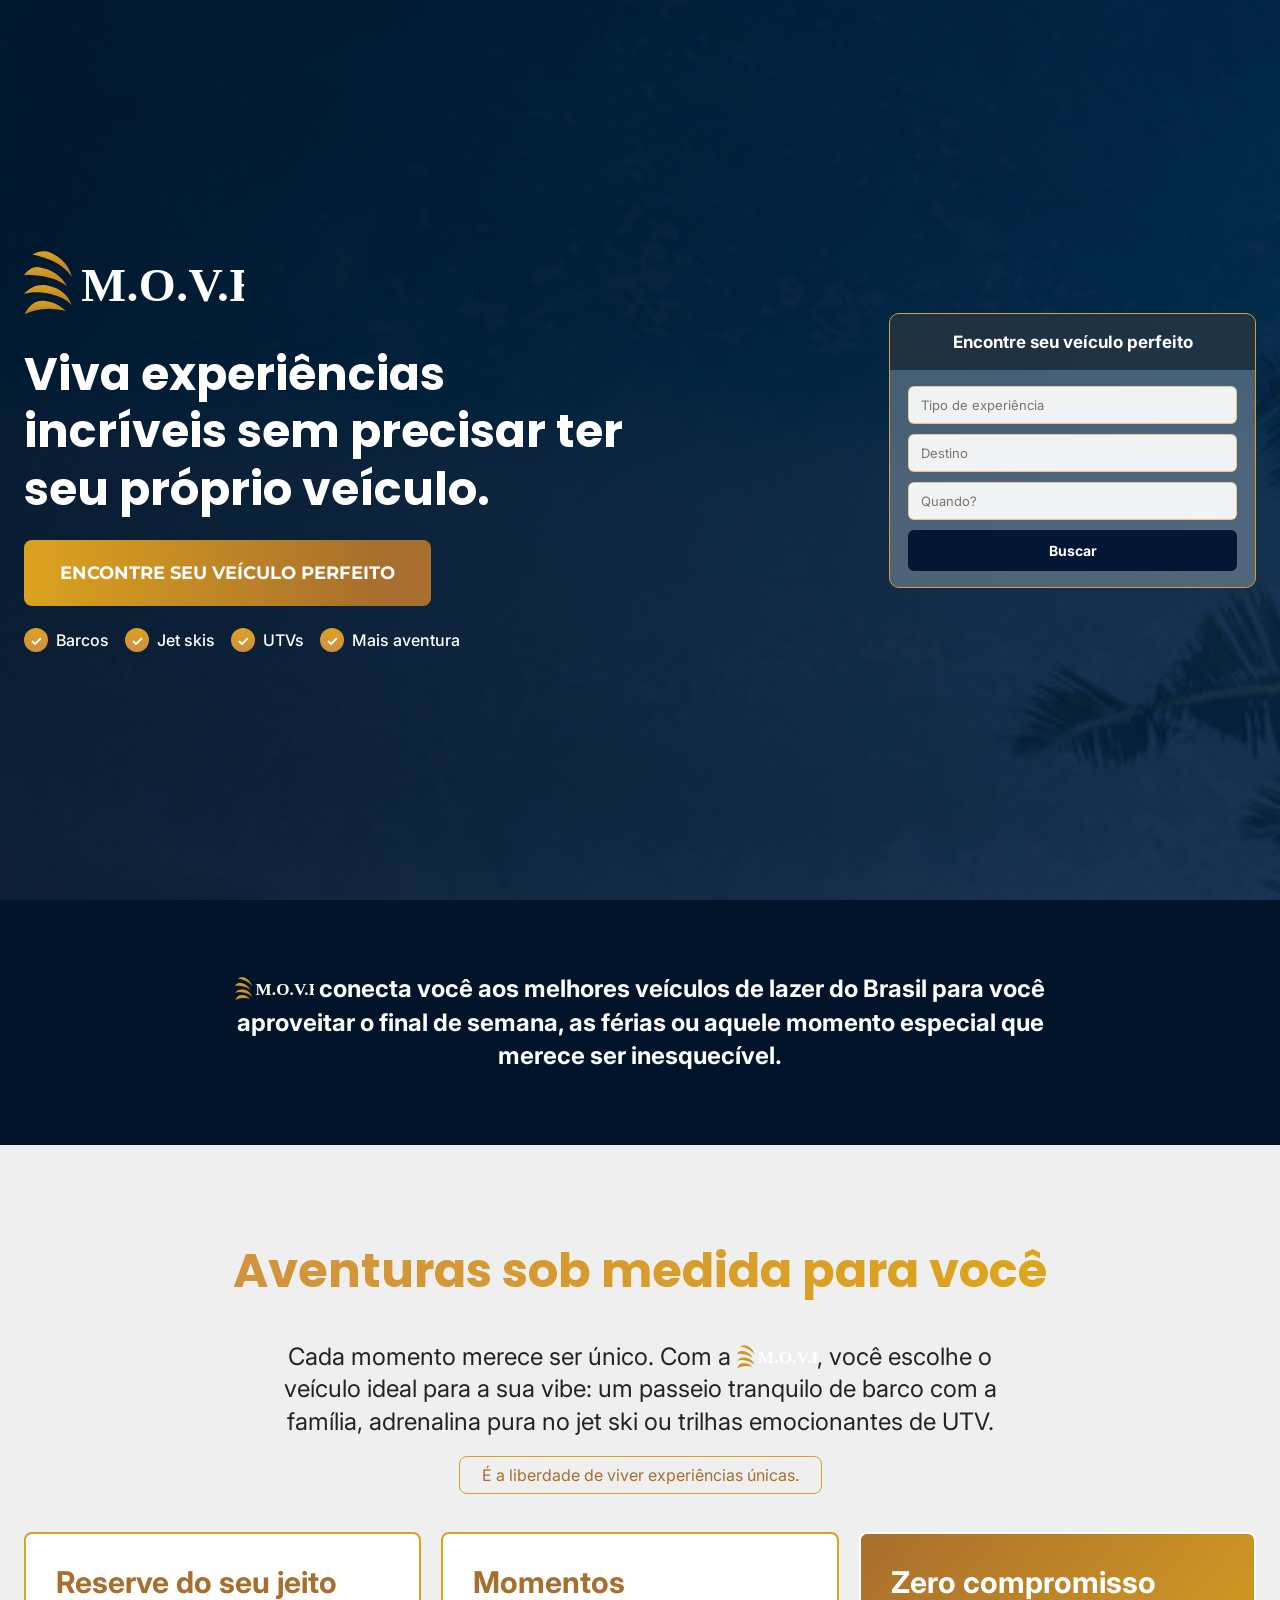
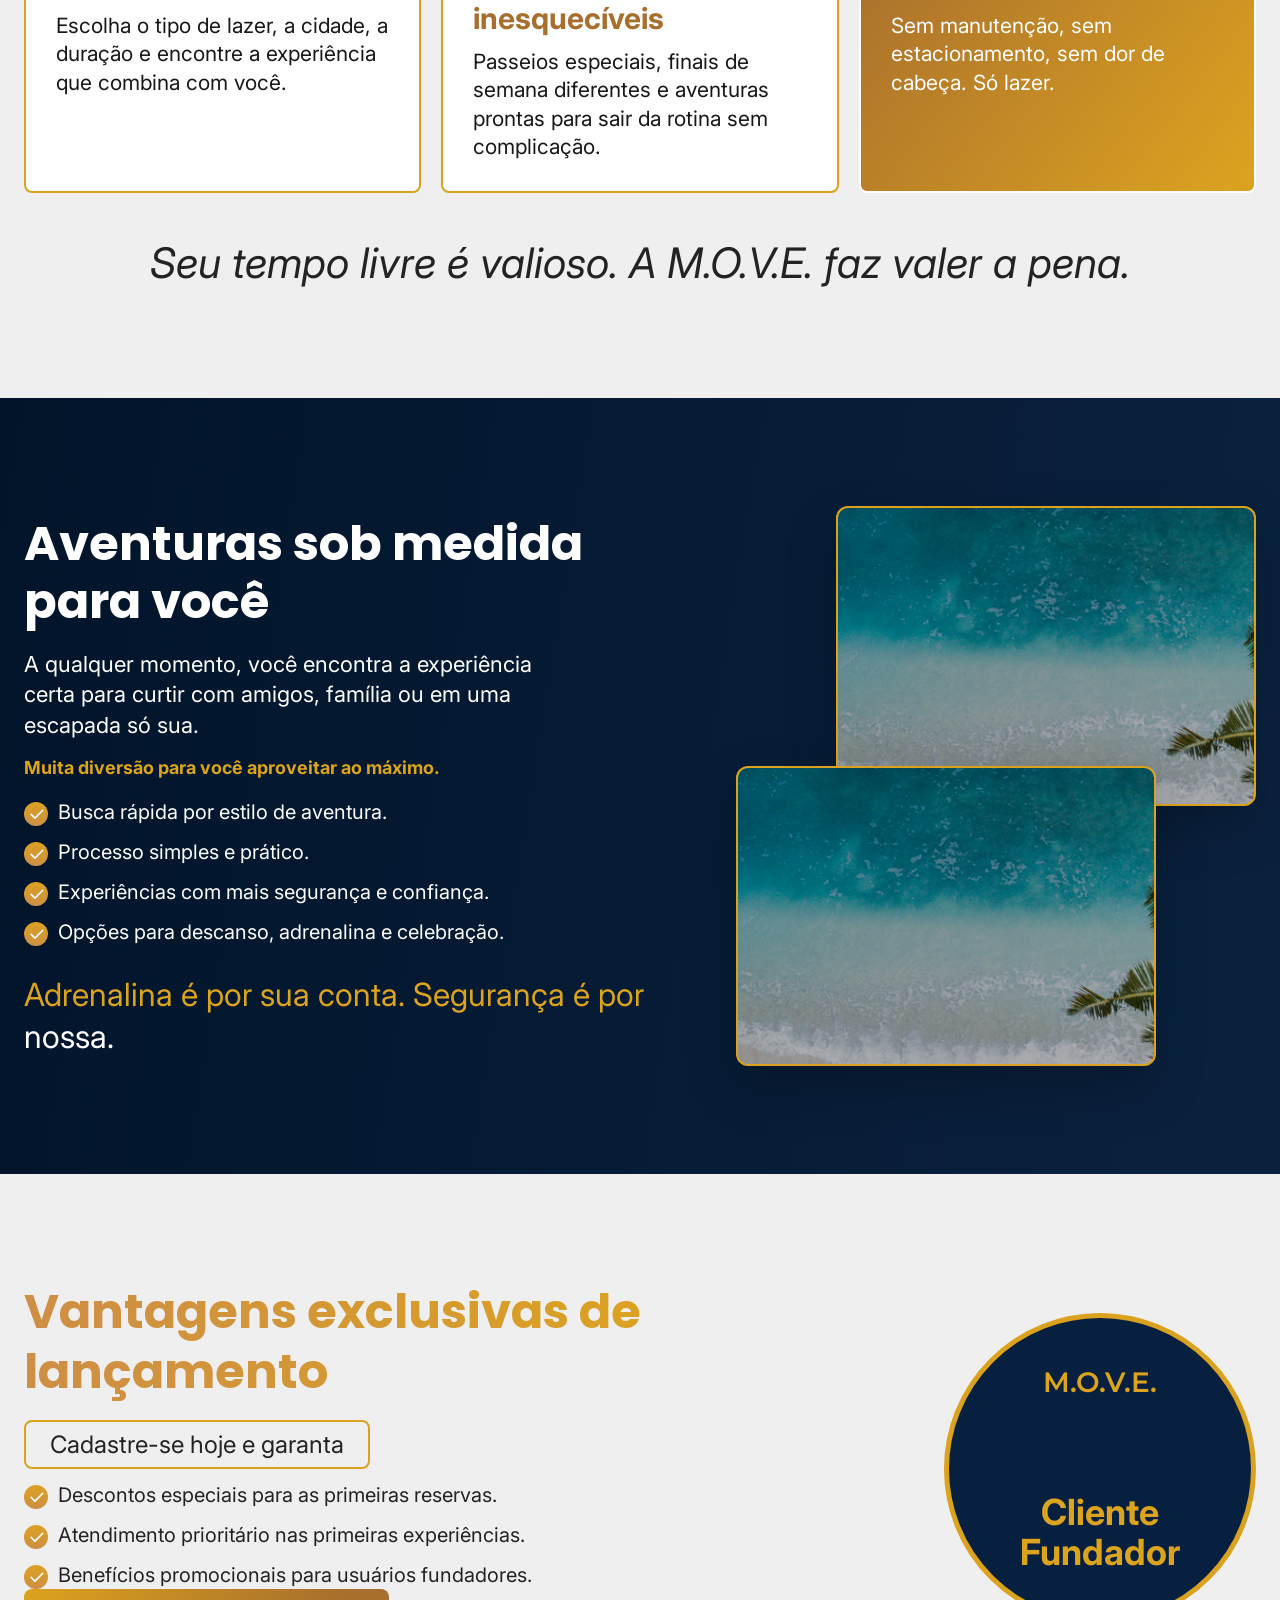
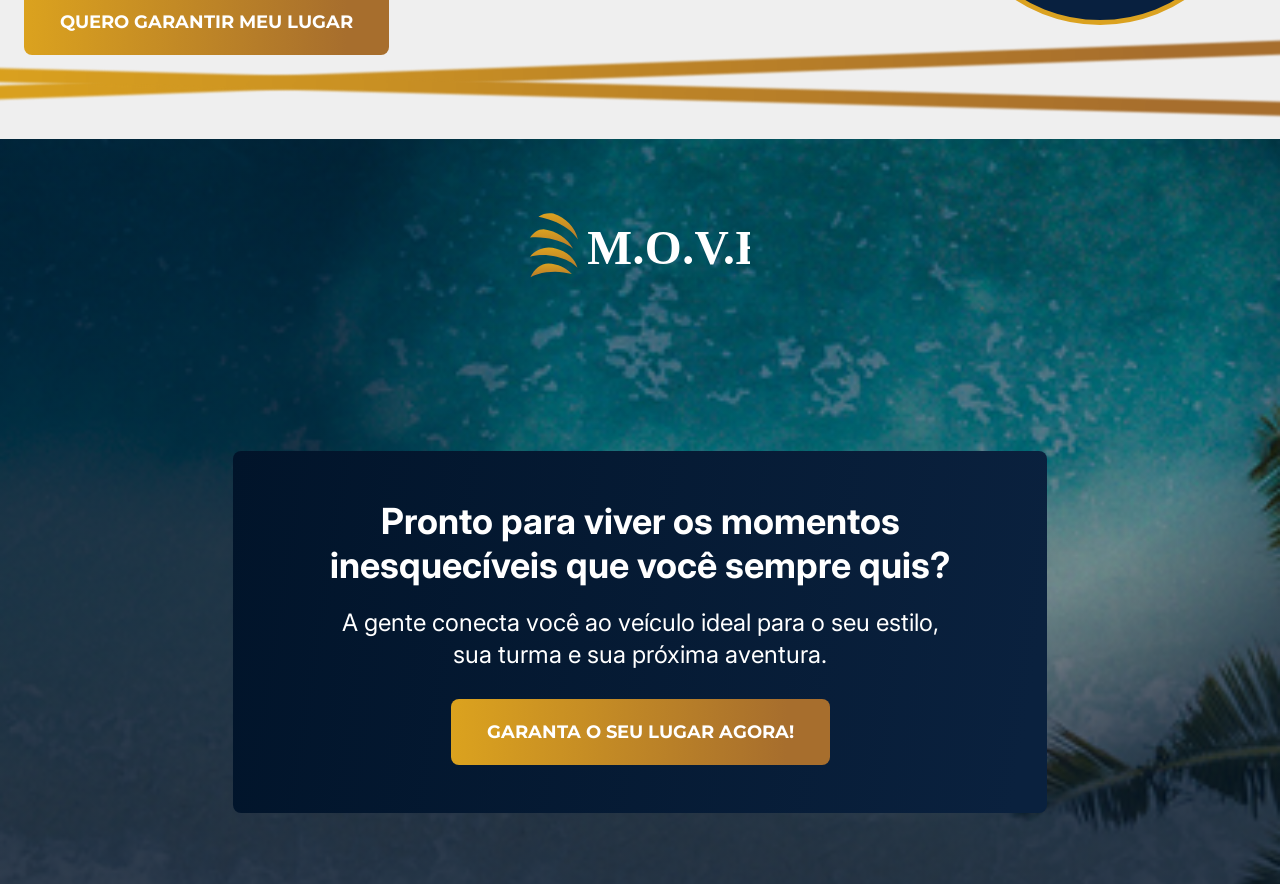
<file: landing.html>
<!doctype html>
<html lang="pt-BR">
<head>
  <meta charset="UTF-8" />
  <meta name="viewport" content="width=device-width, initial-scale=1.0" />
  <title>Landing | B2C</title>
  <link rel="preconnect" href="https://fonts.googleapis.com" />
  <link rel="preconnect" href="https://fonts.gstatic.com" crossorigin />
  <link href="https://fonts.googleapis.com/css2?family=Inter:wght@400;500;700&family=Montserrat:wght@600;700&family=Poppins:wght@700&display=swap" rel="stylesheet" />
  <link rel="stylesheet" href="landing.css" />
</head>
<body>
  <main class="landing-page">
    <section class="hero">
      <div class="hero-overlay"></div>
      <div class="container hero-grid">
        <div class="hero-left">
          <div class="brand brand-light">
            <img class="brand-logo" src="assets/move-logo.svg" alt="M.O.V.E." />
          </div>

          <h1>Viva experiências incríveis sem precisar ter seu próprio veículo.</h1>

          <button class="cta-button" type="button">Encontre seu veículo perfeito</button>

          <ul class="hero-bullets" aria-label="Benefícios">
            <li>Barcos</li>
            <li>Jet skis</li>
            <li>UTVs</li>
            <li>Mais aventura</li>
          </ul>
        </div>

        <aside class="hero-widget hero-form" aria-label="Busca de experiências">
          <p class="widget-title">Encontre seu veículo perfeito</p>
          <form class="hero-search-form" action="#">
            <input type="text" placeholder="Tipo de experiência" aria-label="Tipo de experiência" />
            <input type="text" placeholder="Destino" aria-label="Destino" />
            <input type="text" placeholder="Quando?" aria-label="Quando?" />
            <button class="search-btn" type="submit">Buscar</button>
          </form>
        </aside>
      </div>
    </section>

    <section class="intro-strip">
      <div class="container intro-content">
        <p><img class="inline-logo" src="assets/move-logo.svg" alt="M.O.V.E." /> conecta você aos melhores veículos de lazer do Brasil para você aproveitar o final de semana, as férias ou aquele momento especial que merece ser inesquecível.</p>
      </div>
    </section>

    <section class="why">
      <div class="container">
        <h2 class="section-title gradient-text">Aventuras sob medida para você</h2>
        <p class="section-description">Cada momento merece ser único. Com a <img class="inline-logo" src="assets/move-logo.svg" alt="M.O.V.E." />, você escolhe o veículo ideal para a sua vibe: um passeio tranquilo de barco com a família, adrenalina pura no jet ski ou trilhas emocionantes de UTV.</p>
        <div class="section-tag">É a liberdade de viver experiências únicas.</div>

        <div class="cards-3">
          <article class="info-card">
            <h3>Reserve do seu jeito</h3>
            <p>Escolha o tipo de lazer, a cidade, a duração e encontre a experiência que combina com você.</p>
          </article>

          <article class="info-card">
            <h3>Momentos inesquecíveis</h3>
            <p>Passeios especiais, finais de semana diferentes e aventuras prontas para sair da rotina sem complicação.</p>
          </article>

          <article class="info-card info-card-highlight">
            <h3>Zero compromisso</h3>
            <p>Sem manutenção, sem estacionamento, sem dor de cabeça. Só lazer.</p>
          </article>
        </div>

        <p class="section-quote">Seu tempo livre é valioso. A M.O.V.E. faz valer a pena.</p>
      </div>
    </section>

    <section class="adventures-showcase">
      <div class="container showcase-grid">
        <div>
          <h2>Aventuras sob medida para você</h2>
          <p class="showcase-text">A qualquer momento, você encontra a experiência certa para curtir com amigos, família ou em uma escapada só sua.</p>
          <p class="showcase-highlight">Muita diversão para você aproveitar ao máximo.</p>
          <ul class="founder-list showcase-list">
            <li>Busca rápida por estilo de aventura.</li>
            <li>Processo simples e prático.</li>
            <li>Experiências com mais segurança e confiança.</li>
            <li>Opções para descanso, adrenalina e celebração.</li>
          </ul>
          <p class="showcase-footer">Adrenalina é por sua conta. Segurança é por nossa.</p>
        </div>

        <div class="showcase-images" aria-hidden="true">
          <div class="showcase-image showcase-image-top"></div>
          <div class="showcase-image showcase-image-bottom"></div>
        </div>
      </div>
    </section>

    <section class="launch-benefits">
      <div class="container founder-grid">
        <div>
          <h2 class="section-title gradient-text section-title-left">Vantagens exclusivas de lançamento</h2>
          <p class="tag-line tag-line-dark">Cadastre-se hoje e garanta</p>
          <ul class="founder-list founder-list-dark">
            <li>Descontos especiais para as primeiras reservas.</li>
            <li>Atendimento prioritário nas primeiras experiências.</li>
            <li>Benefícios promocionais para usuários fundadores.</li>
          </ul>
          <button class="cta-button" type="button">Quero garantir meu lugar</button>
        </div>

        <div class="founder-badge founder-badge-dark" aria-hidden="true">
          <span>M.O.V.E.</span>
          <strong>Cliente<br />Fundador</strong>
        </div>
      </div>
      <div class="launch-ribbons" aria-hidden="true">
        <span></span>
        <span></span>
      </div>
    </section>

    <section class="final-cta">
      <div class="final-overlay"></div>
      <div class="container final-content">
        <div class="brand brand-light">
          <img class="brand-logo" src="assets/move-logo.svg" alt="M.O.V.E." />
        </div>
        <div class="final-box">
          <h2>Pronto para viver os momentos inesquecíveis que você sempre quis?</h2>
          <p>A gente conecta você ao veículo ideal para o seu estilo, sua turma e sua próxima aventura.</p>
          <button class="cta-button" type="button">Garanta o seu lugar agora!</button>
        </div>
      </div>
    </section>
  </main>
</body>
</html>
</file>
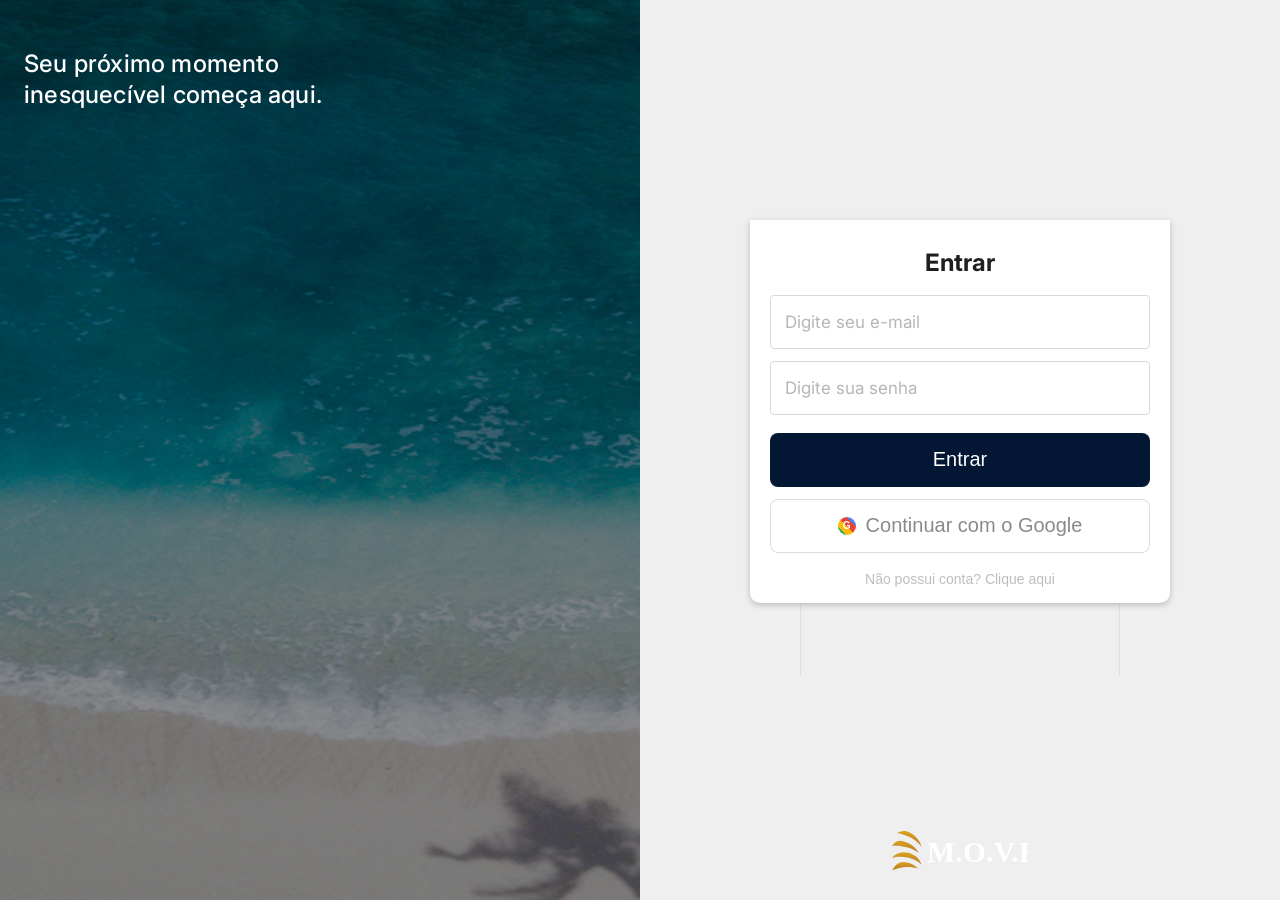
<file: login.html>
<!doctype html>
<html lang="pt-BR">
<head>
  <meta charset="UTF-8" />
  <meta name="viewport" content="width=device-width, initial-scale=1.0" />
  <title>Plataforma | Login</title>
  <link rel="preconnect" href="https://fonts.googleapis.com" />
  <link rel="preconnect" href="https://fonts.gstatic.com" crossorigin />
  <link href="https://fonts.googleapis.com/css2?family=Inter:wght@400;500;600;700&display=swap" rel="stylesheet" />
  <link rel="stylesheet" href="login.css" />
</head>
<body>
  <main class="login-layout">
    <section class="hero-panel">
      <div class="hero-overlay"></div>
      <h1>Seu próximo momento<br />inesquecível começa aqui.</h1>
    </section>

    <section class="form-panel">
      <div class="vertical-line left"></div>
      <div class="vertical-line right"></div>

      <article class="auth-card auth-card-login" data-card="login">
        <h2>Entrar</h2>
        <form class="auth-form" action="#">
          <input type="email" placeholder="Digite seu e-mail" aria-label="Digite seu e-mail" />
          <input type="password" placeholder="Digite sua senha" aria-label="Digite sua senha" />

          <button class="primary-btn" type="submit">Entrar</button>

          <button class="google-btn" type="button">
            <span class="google-icon" aria-hidden="true">G</span>
            <span>Continuar com o Google</span>
          </button>

          <button class="text-link" type="button" data-toggle="role">Não possui conta? Clique aqui</button>
        </form>
      </article>

      <article class="auth-card is-hidden" data-card="role">
        <h2>Você é?</h2>
        <form class="auth-form" action="#">
          <input type="hidden" name="perfil" value="Aventureiro" />

          <div class="role-options" role="group" aria-label="Selecione o perfil">
            <button class="role-btn is-selected" type="button" data-role="Aventureiro">Aventureiro</button>
            <button class="role-btn" type="button" data-role="Dono de equipamento">Dono de equipamento</button>
            <button class="role-btn" type="button" data-role="Lojistas">Lojistas</button>
          </div>

          <button class="primary-btn" type="button" data-toggle="signup">Entrar</button>

          <button class="text-link" type="button" data-toggle="login">Já possui conta? Clique aqui</button>
        </form>
      </article>

      <article class="auth-card is-hidden auth-card-signup" data-card="signup">
        <h2>Cadastrar</h2>
        <form class="auth-form auth-form-signup" action="#">
          <input type="text" placeholder="Nome completo" aria-label="Nome completo" />
          <input type="email" placeholder="Digite seu e-mail" aria-label="Digite seu e-mail" />
          <input type="tel" placeholder="Telefone" aria-label="Telefone" />
          <input type="password" placeholder="Crie sua senha" aria-label="Crie sua senha" />
          <input type="password" placeholder="Repita sua senha" aria-label="Repita sua senha" />

          <div class="select-wrap">
            <select aria-label="Como ouviu falar da gente?">
              <option selected>Como ouviu falar da gente?</option>
              <option>Instagram</option>
              <option>Indicação</option>
              <option>Pesquisa no Google</option>
              <option>Outro</option>
            </select>
          </div>

          <label class="checkbox-row">
            <input type="checkbox" />
            <span>Aceito os Termos de Serviço e Política de Privacidade.</span>
          </label>

          <button class="primary-btn" type="submit">Entrar</button>

          <button class="google-btn" type="button">
            <span class="google-icon" aria-hidden="true">G</span>
            <span>Continuar com o Google</span>
          </button>

          <button class="text-link" type="button" data-toggle="login">Não possui conta? Clique aqui</button>
        </form>
      </article>

      <footer class="logo-footer" aria-label="Marca da plataforma">
        <img class="brand-logo" src="assets/move-logo.svg" alt="M.O.V.E." />
      </footer>
    </section>
  </main>

  <script>
    // ── Mock auth ──────────────────────────────────────────────────
    const MOCK_USER = { nome: 'Usuário Teste', email: 'teste@move.com', role: 'Aventureiro' };

    function mockLogin(role) {
      localStorage.setItem('move_user', JSON.stringify({ ...MOCK_USER, role }));
      window.location.href = 'dashboard.html';
    }

    // Se já estiver logado, vai direto para o dashboard
    if (localStorage.getItem('move_user')) {
      window.location.href = 'dashboard.html';
    }

    // ── Navegação entre cards ──────────────────────────────────────
    const cards = document.querySelectorAll('[data-card]');
    const roleButtons = document.querySelectorAll('.role-btn');
    const roleInput = document.querySelector('input[name="perfil"]');

    const showCard = (view) => {
      cards.forEach((card) => {
        card.classList.toggle('is-hidden', card.dataset.card !== view);
      });
    };

    document.querySelectorAll('[data-toggle]').forEach((button) => {
      button.addEventListener('click', () => showCard(button.dataset.toggle));
    });

    roleButtons.forEach((button) => {
      button.addEventListener('click', () => {
        roleButtons.forEach((item) => item.classList.remove('is-selected'));
        button.classList.add('is-selected');
        roleInput.value = button.dataset.role;
      });
    });

    // ── Login mockado: formulário de login e Google ────────────────
    document.querySelector('[data-card="login"] form').addEventListener('submit', (e) => {
      e.preventDefault();
      mockLogin('Aventureiro');
    });

    document.querySelector('[data-card="login"] .google-btn').addEventListener('click', () => {
      mockLogin('Aventureiro');
    });

    // ── Cadastro mockado: formulário de signup ─────────────────────
    document.querySelector('[data-card="signup"] form').addEventListener('submit', (e) => {
      e.preventDefault();
      const role = roleInput.value || 'Aventureiro';
      mockLogin(role);
    });

    document.querySelector('[data-card="signup"] .google-btn').addEventListener('click', () => {
      mockLogin(roleInput.value || 'Aventureiro');
    });
  </script>
</body>
</html>
</file>
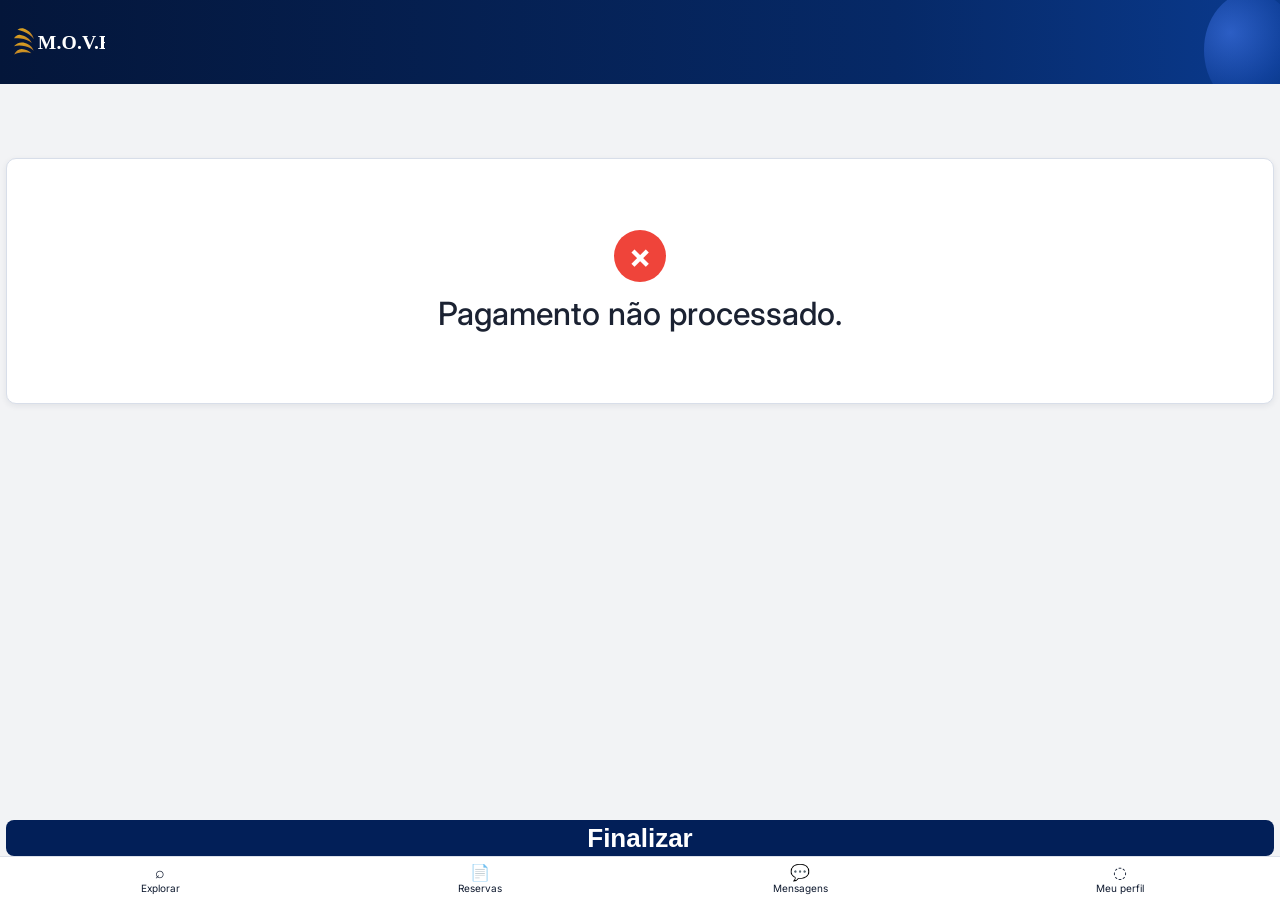
<file: payment-error.html>
<!doctype html>
<html lang="pt-BR">
<head>
  <meta charset="UTF-8" />
  <meta name="viewport" content="width=device-width, initial-scale=1.0, maximum-scale=1.0" />
  <title>Pagamento não processado</title>
  <link rel="preconnect" href="https://fonts.googleapis.com" />
  <link rel="preconnect" href="https://fonts.gstatic.com" crossorigin />
  <link href="https://fonts.googleapis.com/css2?family=Inter:wght@400;500;600;700&display=swap" rel="stylesheet" />
  <style>
    :root {
      --bg: #f2f3f5;
      --card: #ffffff;
      --line: #dce1ea;
      --blue: #021f58;
      --text: #1b2232;
      --red: #ef443a;
    }
    * { box-sizing: border-box; }
    html, body { margin: 0; padding: 0; font-family: Inter, Arial, sans-serif; background: var(--bg); color: var(--text); }
    .header {
      height: 84px;
      background: linear-gradient(90deg, #04163a 0%, #062967 70%, #0a3a8e 100%);
      display: flex;
      align-items: center;
      padding: 0 14px;
      position: relative;
      overflow: hidden;
    }
    .header::after {
      content: "";
      position: absolute;
      right: -18px;
      top: -8px;
      width: 94px;
      height: 116px;
      border-radius: 50%;
      background: radial-gradient(circle at 28% 35%, rgba(78, 132, 255, 0.5), rgba(28, 78, 182, 0.35) 56%, rgba(16, 43, 105, 0) 74%);
    }
    .logo { height: 30px; width: auto; z-index: 1; }
    .page { min-height: calc(100dvh - 84px); padding: 74px 6px 96px; }
    .card {
      background: var(--card);
      border: 1px solid #d8dee9;
      border-radius: 10px;
      min-height: 246px;
      display: grid;
      place-items: center;
      align-content: center;
      gap: 12px;
      box-shadow: 0 2px 6px rgba(20, 35, 65, 0.08);
    }
    .status {
      width: 52px;
      height: 52px;
      border-radius: 50%;
      background: var(--red);
      color: #fff;
      display: grid;
      place-items: center;
      font-size: 34px;
      font-weight: 700;
      line-height: 1;
    }
    .message { margin: 0; font-size: 32px; font-weight: 500; }
    .finish {
      position: fixed;
      left: 6px;
      right: 6px;
      bottom: 44px;
      height: 36px;
      border: 0;
      border-radius: 8px;
      background: var(--blue);
      color: #fff;
      font-size: 26px;
      font-weight: 600;
      cursor: pointer;
    }
    .bottom-nav {
      position: fixed;
      left: 0;
      right: 0;
      bottom: 0;
      height: 44px;
      background: #fff;
      border-top: 1px solid var(--line);
      display: flex;
      align-items: center;
      justify-content: space-around;
      font-size: 10px;
      color: #0f1a2f;
    }
    .nav-item { display: grid; justify-items: center; gap: 2px; min-width: 56px; }
    .nav-icon { font-size: 16px; line-height: 1; }
  </style>
</head>
<body>
  <header class="header">
    <img class="logo" src="assets/move-logo.svg" alt="MOVE" />
  </header>
  <main class="page">
    <section class="card">
      <div class="status">×</div>
      <p class="message">Pagamento não processado.</p>
    </section>
  </main>
  <button class="finish" type="button" onclick="window.location.href='payment.html'">Finalizar</button>
  <nav class="bottom-nav" aria-label="Navegação inferior">
    <div class="nav-item"><span class="nav-icon">⌕</span><span>Explorar</span></div>
    <div class="nav-item"><span class="nav-icon">📄</span><span>Reservas</span></div>
    <div class="nav-item"><span class="nav-icon">💬</span><span>Mensagens</span></div>
    <div class="nav-item"><span class="nav-icon">◌</span><span>Meu perfil</span></div>
  </nav>
</body>
</html>
</file>
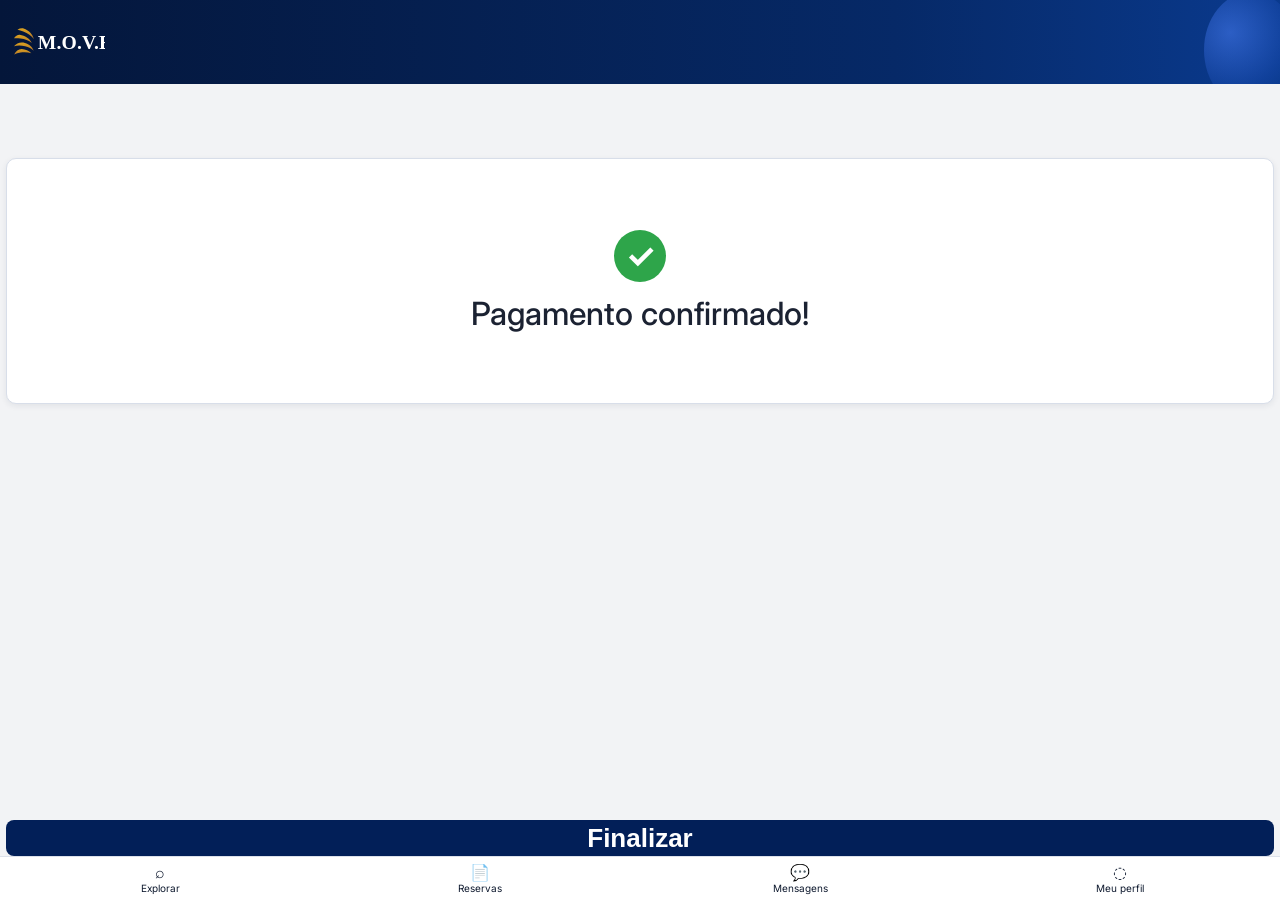
<file: payment-success.html>
<!doctype html>
<html lang="pt-BR">
<head>
  <meta charset="UTF-8" />
  <meta name="viewport" content="width=device-width, initial-scale=1.0, maximum-scale=1.0" />
  <title>Pagamento confirmado</title>
  <link rel="preconnect" href="https://fonts.googleapis.com" />
  <link rel="preconnect" href="https://fonts.gstatic.com" crossorigin />
  <link href="https://fonts.googleapis.com/css2?family=Inter:wght@400;500;600;700&display=swap" rel="stylesheet" />
  <style>
    :root {
      --bg: #f2f3f5;
      --card: #ffffff;
      --line: #dce1ea;
      --blue: #021f58;
      --text: #1b2232;
      --green: #2ea54a;
    }
    * { box-sizing: border-box; }
    html, body { margin: 0; padding: 0; font-family: Inter, Arial, sans-serif; background: var(--bg); color: var(--text); }
    .header {
      height: 84px;
      background: linear-gradient(90deg, #04163a 0%, #062967 70%, #0a3a8e 100%);
      display: flex;
      align-items: center;
      padding: 0 14px;
      position: relative;
      overflow: hidden;
    }
    .header::after {
      content: "";
      position: absolute;
      right: -18px;
      top: -8px;
      width: 94px;
      height: 116px;
      border-radius: 50%;
      background: radial-gradient(circle at 28% 35%, rgba(78, 132, 255, 0.5), rgba(28, 78, 182, 0.35) 56%, rgba(16, 43, 105, 0) 74%);
    }
    .logo { height: 30px; width: auto; z-index: 1; }
    .page { min-height: calc(100dvh - 84px); padding: 74px 6px 96px; }
    .card {
      background: var(--card);
      border: 1px solid #d8dee9;
      border-radius: 10px;
      min-height: 246px;
      display: grid;
      place-items: center;
      align-content: center;
      gap: 12px;
      box-shadow: 0 2px 6px rgba(20, 35, 65, 0.08);
    }
    .status {
      width: 52px;
      height: 52px;
      border-radius: 50%;
      background: var(--green);
      color: #fff;
      display: grid;
      place-items: center;
      font-size: 34px;
      font-weight: 700;
      line-height: 1;
    }
    .message { margin: 0; font-size: 32px; font-weight: 500; }
    .finish {
      position: fixed;
      left: 6px;
      right: 6px;
      bottom: 44px;
      height: 36px;
      border: 0;
      border-radius: 8px;
      background: var(--blue);
      color: #fff;
      font-size: 26px;
      font-weight: 600;
      cursor: pointer;
    }
    .bottom-nav {
      position: fixed;
      left: 0;
      right: 0;
      bottom: 0;
      height: 44px;
      background: #fff;
      border-top: 1px solid var(--line);
      display: flex;
      align-items: center;
      justify-content: space-around;
      font-size: 10px;
      color: #0f1a2f;
    }
    .nav-item { display: grid; justify-items: center; gap: 2px; min-width: 56px; }
    .nav-icon { font-size: 16px; line-height: 1; }
  </style>
</head>
<body>
  <header class="header">
    <img class="logo" src="assets/move-logo.svg" alt="MOVE" />
  </header>
  <main class="page">
    <section class="card">
      <div class="status">✓</div>
      <p class="message">Pagamento confirmado!</p>
    </section>
  </main>
  <button class="finish" type="button" onclick="window.location.href='chat-owner.html'">Finalizar</button>
  <nav class="bottom-nav" aria-label="Navegação inferior">
    <div class="nav-item"><span class="nav-icon">⌕</span><span>Explorar</span></div>
    <div class="nav-item"><span class="nav-icon">📄</span><span>Reservas</span></div>
    <div class="nav-item"><span class="nav-icon">💬</span><span>Mensagens</span></div>
    <div class="nav-item"><span class="nav-icon">◌</span><span>Meu perfil</span></div>
  </nav>
</body>
</html>
</file>
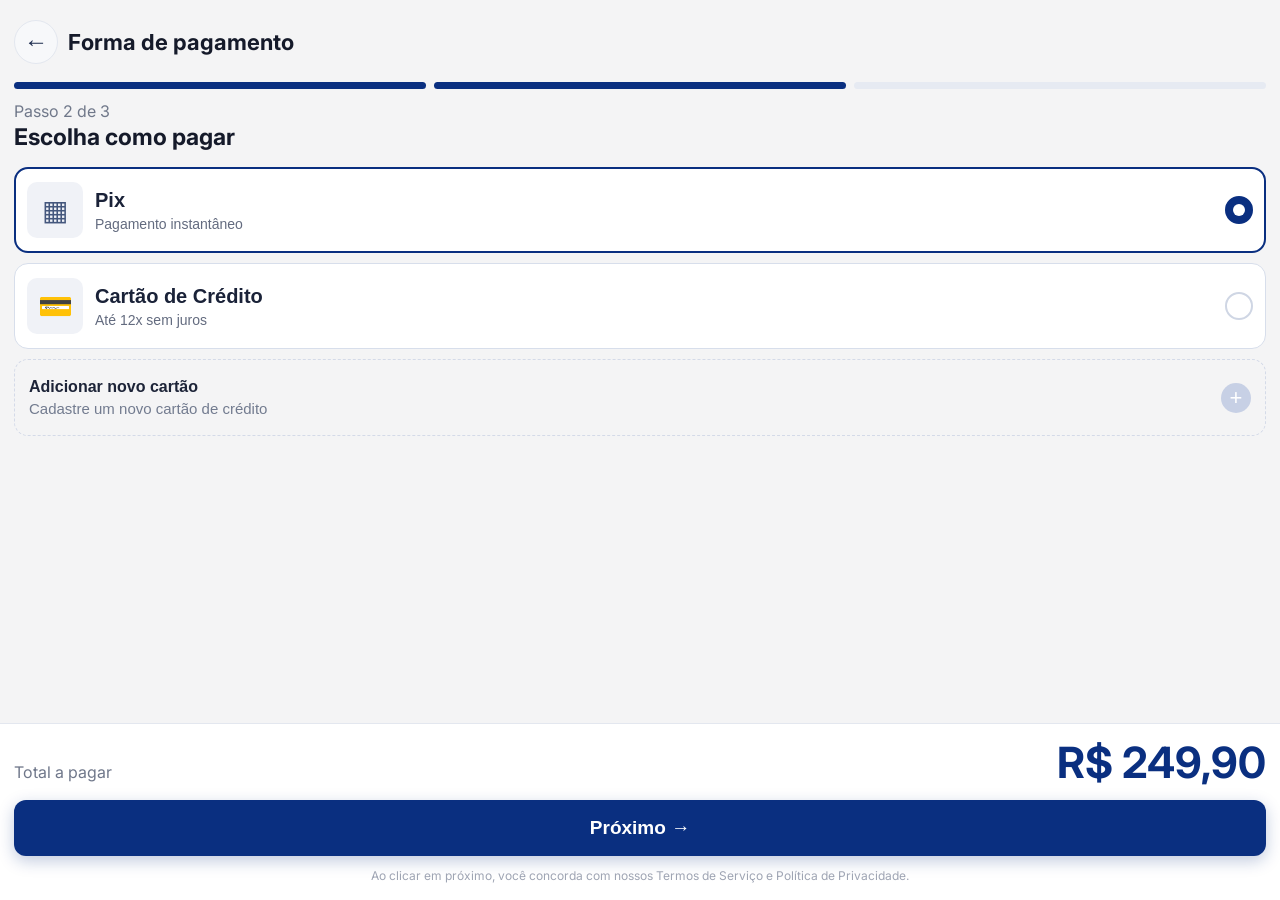
<file: payment.html>
<!doctype html>
<html lang="pt-BR">
<head>
  <meta charset="UTF-8" />
  <meta name="viewport" content="width=device-width, initial-scale=1.0, maximum-scale=1.0" />
  <title>Forma de pagamento</title>
  <link rel="preconnect" href="https://fonts.googleapis.com" />
  <link rel="preconnect" href="https://fonts.gstatic.com" crossorigin />
  <link href="https://fonts.googleapis.com/css2?family=Inter:wght@400;500;600;700&display=swap" rel="stylesheet" />
  <style>
    :root {
      --bg: #f4f4f5;
      --card: #fff;
      --text: #151a2a;
      --muted: #6f7585;
      --line: #e3e7ef;
      --blue: #0a2f80;
      --blue-soft: #eaf0ff;
    }

    * { box-sizing: border-box; }

    html, body {
      margin: 0;
      padding: 0;
      font-family: Inter, Arial, sans-serif;
      background: var(--bg);
      color: var(--text);
    }

    .page {
      min-height: 100dvh;
      padding: 20px 14px 154px;
    }

    .top {
      display: flex;
      align-items: center;
      gap: 10px;
      margin-bottom: 18px;
    }

    .back {
      width: 44px;
      height: 44px;
      border-radius: 999px;
      border: 1px solid var(--line);
      background: #f7f8fa;
      font-size: 24px;
      line-height: 1;
      color: #1e2d4f;
      cursor: pointer;
    }

    .title {
      margin: 0;
      font-size: 22px;
      font-weight: 700;
    }

    .steps {
      display: grid;
      grid-template-columns: 1fr 1fr 1fr;
      gap: 8px;
      margin-bottom: 12px;
    }

    .step {
      height: 7px;
      border-radius: 999px;
      background: #e6eaf2;
    }

    .step.active { background: var(--blue); }

    .caption {
      margin: 0;
      color: #70788a;
      font-size: 16px;
    }

    .heading {
      margin: 2px 0 16px;
      font-size: 23px;
      font-weight: 700;
    }

    .payment-option {
      width: 100%;
      display: flex;
      align-items: center;
      gap: 12px;
      border: 1px solid #d7deeb;
      border-radius: 14px;
      background: var(--card);
      padding: 14px 12px;
      text-align: left;
      margin-bottom: 10px;
      cursor: pointer;
    }

    .payment-option.active {
      border: 2px solid var(--blue);
      padding: 13px 11px;
    }

    .icon {
      width: 56px;
      height: 56px;
      border-radius: 10px;
      background: #f0f2f7;
      display: grid;
      place-items: center;
      color: #44577d;
      font-size: 28px;
      flex-shrink: 0;
    }

    .option-info { flex: 1; }

    .option-title {
      margin: 0 0 4px;
      font-size: 20px;
      font-weight: 700;
      color: #1a2238;
    }

    .option-sub {
      margin: 0;
      font-size: 14px;
      color: #636b7f;
    }

    .radio {
      width: 28px;
      height: 28px;
      border-radius: 50%;
      border: 2px solid #cfd6e4;
      flex-shrink: 0;
      position: relative;
      background: #fff;
    }

    .payment-option.active .radio {
      border-color: var(--blue);
      background: var(--blue);
    }

    .payment-option.active .radio::after {
      content: "";
      position: absolute;
      inset: 6px;
      border-radius: 50%;
      background: #fff;
    }

    .add-card {
      width: 100%;
      border: 1.5px dashed #d4dae8;
      background: transparent;
      border-radius: 14px;
      padding: 18px 14px;
      display: flex;
      align-items: center;
      justify-content: space-between;
      margin-top: 8px;
      cursor: pointer;
      text-align: left;
    }

    .add-title {
      margin: 0 0 4px;
      font-size: 16px;
      font-weight: 600;
      color: #1d2438;
    }

    .add-sub {
      margin: 0;
      color: #727b8f;
      font-size: 15px;
    }

    .plus {
      width: 30px;
      height: 30px;
      border-radius: 50%;
      background: #c7d0e5;
      color: #fff;
      display: grid;
      place-items: center;
      font-size: 22px;
      flex-shrink: 0;
    }

    .footer {
      position: fixed;
      left: 0;
      right: 0;
      bottom: 0;
      background: #fff;
      border-top: 1px solid var(--line);
      padding: 12px 14px calc(16px + env(safe-area-inset-bottom));
    }

    .total-row {
      display: flex;
      justify-content: space-between;
      align-items: baseline;
      margin-bottom: 12px;
    }

    .total-label {
      margin: 0;
      color: #6f778a;
      font-size: 16px;
    }

    .total-value {
      margin: 0;
      color: var(--blue);
      font-size: 43px;
      font-weight: 700;
    }

    .next {
      width: 100%;
      height: 56px;
      border: 0;
      border-radius: 12px;
      background: var(--blue);
      color: #fff;
      font-size: 19px;
      font-weight: 700;
      cursor: pointer;
      box-shadow: 0 5px 16px rgba(10, 47, 128, 0.25);
    }

    .terms {
      margin: 12px 6px 0;
      color: #9ea4b3;
      text-align: center;
      font-size: 12px;
      line-height: 1.35;
    }

    .card-panel {
      position: fixed;
      left: 0;
      right: 0;
      bottom: 0;
      z-index: 35;
      background: #fff;
      border-top-left-radius: 20px;
      border-top-right-radius: 20px;
      border-top: 1px solid var(--line);
      box-shadow: 0 -8px 24px rgba(10, 47, 128, 0.12);
      padding: 14px 12px calc(14px + env(safe-area-inset-bottom));
      display: none;
    }

    .card-panel.open { display: block; }

    .card-panel-title {
      margin: 0 0 10px;
      font-size: 18px;
      font-weight: 600;
      color: #131b30;
    }

    .saved-cards {
      border: 1px solid #d7deeb;
      border-radius: 10px;
      background: #fff;
      overflow: hidden;
      margin-bottom: 10px;
    }

    .saved-row {
      display: grid;
      grid-template-columns: auto 1fr;
      gap: 8px;
      align-items: start;
      padding: 9px 10px;
      border-bottom: 1px solid #eef2f8;
      cursor: pointer;
    }

    .saved-row:last-child { border-bottom: 0; }

    .saved-row input { margin-top: 2px; }

    .saved-main {
      margin: 0;
      font-size: 16px;
      font-weight: 500;
      color: #1a2238;
    }

    .saved-sub {
      margin: 2px 0 0;
      color: #6f778a;
      font-size: 12px;
    }

    .new-card-trigger {
      width: 100%;
      border: 0;
      background: transparent;
      color: #1c2c52;
      text-align: left;
      text-decoration: underline;
      padding: 0 2px 8px;
      font-size: 14px;
      cursor: pointer;
    }

    .new-card-form {
      border: 1px solid #d7deeb;
      border-radius: 10px;
      padding: 10px;
      display: none;
      gap: 8px;
      margin-bottom: 10px;
      background: #fbfcff;
    }

    .new-card-form.open {
      display: grid;
      grid-template-columns: 1fr 1fr;
    }

    .new-card-form input {
      width: 100%;
      min-height: 36px;
      border: 1px solid #d7deeb;
      border-radius: 8px;
      padding: 0 10px;
      font-size: 13px;
      color: #1a2238;
      outline: none;
    }

    .new-card-form .full { grid-column: 1 / -1; }

    .card-pay-btn {
      width: 100%;
      min-height: 44px;
      border: 0;
      border-radius: 8px;
      background: var(--blue);
      color: #fff;
      font-size: 16px;
      font-weight: 700;
      cursor: pointer;
      box-shadow: 0 5px 16px rgba(10, 47, 128, 0.25);
    }
  </style>
</head>
<body>
  <main class="page">
    <header class="top">
      <button class="back" type="button" aria-label="Voltar" onclick="history.back()">←</button>
      <h1 class="title">Forma de pagamento</h1>
    </header>

    <section class="steps" aria-label="Progresso da reserva">
      <span class="step active"></span>
      <span class="step active"></span>
      <span class="step"></span>
    </section>

    <p class="caption">Passo 2 de 3</p>
    <h2 class="heading">Escolha como pagar</h2>

    <button class="payment-option active" type="button" data-method="pix">
      <span class="icon">▦</span>
      <span class="option-info">
        <p class="option-title">Pix</p>
        <p class="option-sub">Pagamento instantâneo</p>
      </span>
      <span class="radio" aria-hidden="true"></span>
    </button>

    <button class="payment-option" type="button" data-method="card">
      <span class="icon">💳</span>
      <span class="option-info">
        <p class="option-title">Cartão de Crédito</p>
        <p class="option-sub">Até 12x sem juros</p>
      </span>
      <span class="radio" aria-hidden="true"></span>
    </button>

    <button class="add-card" type="button">
      <span>
        <p class="add-title">Adicionar novo cartão</p>
        <p class="add-sub">Cadastre um novo cartão de crédito</p>
      </span>
      <span class="plus">+</span>
    </button>
  </main>

  <footer class="footer">
    <div class="total-row">
      <p class="total-label">Total a pagar</p>
      <p class="total-value" id="total-price">R$ 249,90</p>
    </div>
    <button class="next" type="button" id="next-payment">Próximo →</button>
    <p class="terms">Ao clicar em próximo, você concorda com nossos Termos de Serviço e Política de Privacidade.</p>
  </footer>

  <section class="card-panel" id="card-panel" aria-label="Seleção de cartão">
    <h3 class="card-panel-title">Selecione um cartão</h3>
    <div class="saved-cards" id="saved-cards">
      <label class="saved-row">
        <input type="radio" name="saved-card" value="1028" />
        <span>
          <p class="saved-main">(Crédito) Elo terminado em 1028</p>
          <p class="saved-sub">Selecione o número de parcelas</p>
        </span>
      </label>
      <label class="saved-row">
        <input type="radio" name="saved-card" value="4526" checked />
        <span>
          <p class="saved-main">(Crédito) Visa terminado em 4526</p>
          <p class="saved-sub">2x de R$125,35</p>
        </span>
      </label>
    </div>

    <button type="button" class="new-card-trigger" id="new-card-trigger">Adicionar novo cartão de crédito</button>

    <form class="new-card-form" id="new-card-form">
      <input class="full" type="text" placeholder="Nome no cartão" />
      <input class="full" type="text" placeholder="Número do cartão" />
      <input type="text" placeholder="Validade (MM/AA)" />
      <input type="text" placeholder="CVV" />
      <input class="full" type="text" placeholder="CPF do titular" />
    </form>

    <button class="card-pay-btn" type="button" id="use-card-btn">Usar este método de pagamento</button>
  </section>

  <script>
    const params = new URLSearchParams(window.location.search);
    const total = params.get('total');
    if (total) {
      document.getElementById('total-price').textContent = total;
    }

    const options = Array.from(document.querySelectorAll('.payment-option'));
    const cardPanel = document.getElementById('card-panel');
    const footer = document.querySelector('.footer');
    const nextPaymentBtn = document.getElementById('next-payment');
    const newCardTrigger = document.getElementById('new-card-trigger');
    const newCardForm = document.getElementById('new-card-form');
    const useCardBtn = document.getElementById('use-card-btn');

    const openCardPanel = () => {
      cardPanel.classList.add('open');
      footer.style.display = 'none';
    };

    const closeCardPanel = () => {
      cardPanel.classList.remove('open');
      footer.style.display = '';
    };

    const goToCardResult = () => {
      const status = (params.get('payment_status') || 'approved').toLowerCase();
      const destination = status === 'error' ? 'payment-error.html' : 'payment-success.html';
      window.location.href = `${destination}?${params.toString()}`;
    };

    options.forEach((option) => {
      option.addEventListener('click', () => {
        options.forEach((item) => item.classList.remove('active'));
        option.classList.add('active');
        if (option.dataset.method === 'card') {
          openCardPanel();
        } else {
          closeCardPanel();
        }
      });
    });

    nextPaymentBtn.addEventListener('click', () => {
      const selected = document.querySelector('.payment-option.active')?.dataset.method || 'pix';
      if (selected === 'pix') {
        window.location.href = `pix-qrcode.html?${params.toString()}`;
      }
    });

    newCardTrigger.addEventListener('click', () => {
      newCardForm.classList.toggle('open');
    });

    useCardBtn.addEventListener('click', goToCardResult);
  </script>
</body>
</html>
</file>
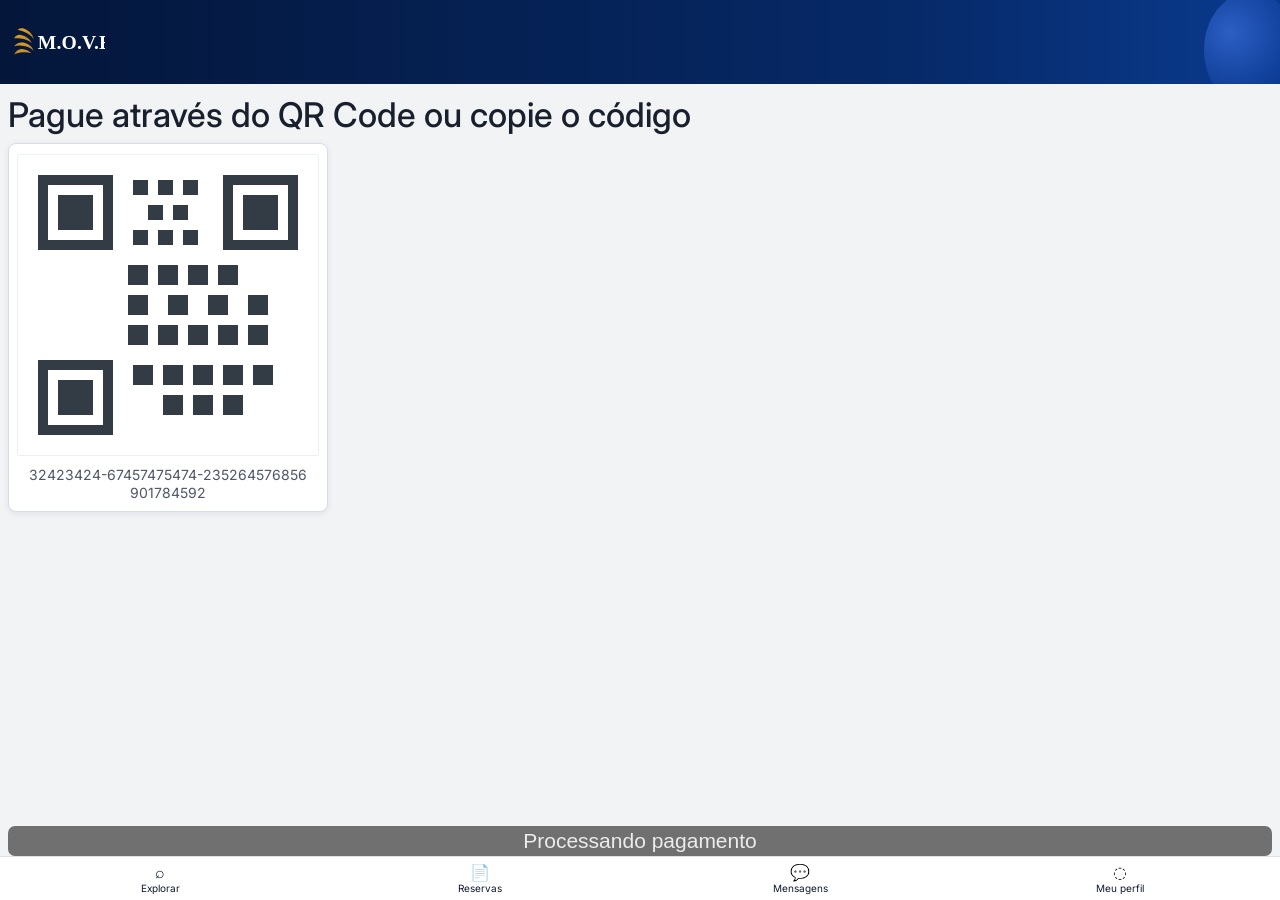
<file: pix-qrcode.html>
<!doctype html>
<html lang="pt-BR">
<head>
  <meta charset="UTF-8" />
  <meta name="viewport" content="width=device-width, initial-scale=1.0, maximum-scale=1.0" />
  <title>Pagamento PIX</title>
  <link rel="preconnect" href="https://fonts.googleapis.com" />
  <link rel="preconnect" href="https://fonts.gstatic.com" crossorigin />
  <link href="https://fonts.googleapis.com/css2?family=Inter:wght@400;500;600;700&display=swap" rel="stylesheet" />
  <style>
    :root {
      --bg: #f2f3f5;
      --card: #ffffff;
      --blue: #03235f;
      --text: #181f2d;
      --muted: #4f5668;
      --line: #dde2ea;
    }

    * { box-sizing: border-box; }

    html, body {
      margin: 0;
      padding: 0;
      font-family: Inter, Arial, sans-serif;
      background: var(--bg);
      color: var(--text);
    }

    .header {
      height: 84px;
      background: linear-gradient(90deg, #04163a 0%, #062967 70%, #0a3a8e 100%);
      display: flex;
      align-items: center;
      justify-content: space-between;
      padding: 0 14px;
      position: relative;
      overflow: hidden;
    }

    .header::after {
      content: "";
      position: absolute;
      right: -18px;
      top: -8px;
      width: 94px;
      height: 116px;
      border-radius: 50%;
      background: radial-gradient(circle at 28% 35%, rgba(78, 132, 255, 0.5), rgba(28, 78, 182, 0.35) 56%, rgba(16, 43, 105, 0) 74%);
    }

    .logo {
      height: 30px;
      width: auto;
      z-index: 1;
    }

    .page {
      padding: 12px 8px 92px;
      min-height: calc(100dvh - 84px);
    }

    .title {
      margin: 0 0 10px;
      font-size: 34px;
      font-weight: 500;
      line-height: 1.1;
    }

    .card {
      background: var(--card);
      border: 1px solid #d7dde7;
      border-radius: 8px;
      box-shadow: 0 2px 6px rgba(20, 35, 65, 0.08);
      padding: 10px 8px;
      max-width: 320px;
    }

    .qr {
      width: 100%;
      height: auto;
      aspect-ratio: 1 / 1;
      border: 1px solid #eceff4;
      border-radius: 2px;
      background: #fff;
      display: block;
    }

    .copy-code {
      margin: 10px 0 0;
      text-align: center;
      font-size: 14px;
      color: #4e5668;
      word-break: break-all;
      line-height: 1.25;
      padding: 0 8px;
    }

    .processing {
      position: fixed;
      left: 8px;
      right: 8px;
      bottom: 44px;
      height: 30px;
      border: 0;
      border-radius: 7px;
      background: #707070;
      color: #ececec;
      font-size: 21px;
      font-weight: 500;
      cursor: pointer;
    }

    .bottom-nav {
      position: fixed;
      left: 0;
      right: 0;
      bottom: 0;
      height: 44px;
      background: #fff;
      border-top: 1px solid var(--line);
      display: flex;
      align-items: center;
      justify-content: space-around;
      font-size: 10px;
      color: #0f1a2f;
    }

    .nav-item {
      display: grid;
      justify-items: center;
      gap: 2px;
      min-width: 56px;
    }

    .nav-icon {
      font-size: 16px;
      line-height: 1;
    }
  </style>
</head>
<body>
  <header class="header">
    <img class="logo" src="assets/move-logo.svg" alt="MOVE" />
  </header>

  <main class="page">
    <h1 class="title">Pague através do QR Code ou copie o código</h1>

    <section class="card">
      <svg class="qr" viewBox="0 0 120 120" role="img" aria-label="QR Code PIX">
        <rect width="120" height="120" fill="#fff" />
        <rect x="8" y="8" width="30" height="30" fill="#333b45" />
        <rect x="12" y="12" width="22" height="22" fill="#fff" />
        <rect x="16" y="16" width="14" height="14" fill="#333b45" />
        <rect x="82" y="8" width="30" height="30" fill="#333b45" />
        <rect x="86" y="12" width="22" height="22" fill="#fff" />
        <rect x="90" y="16" width="14" height="14" fill="#333b45" />
        <rect x="8" y="82" width="30" height="30" fill="#333b45" />
        <rect x="12" y="86" width="22" height="22" fill="#fff" />
        <rect x="16" y="90" width="14" height="14" fill="#333b45" />
        <rect x="46" y="10" width="6" height="6" fill="#333b45" />
        <rect x="56" y="10" width="6" height="6" fill="#333b45" />
        <rect x="66" y="10" width="6" height="6" fill="#333b45" />
        <rect x="52" y="20" width="6" height="6" fill="#333b45" />
        <rect x="62" y="20" width="6" height="6" fill="#333b45" />
        <rect x="46" y="30" width="6" height="6" fill="#333b45" />
        <rect x="56" y="30" width="6" height="6" fill="#333b45" />
        <rect x="66" y="30" width="6" height="6" fill="#333b45" />
        <rect x="44" y="44" width="8" height="8" fill="#333b45" />
        <rect x="56" y="44" width="8" height="8" fill="#333b45" />
        <rect x="68" y="44" width="8" height="8" fill="#333b45" />
        <rect x="80" y="44" width="8" height="8" fill="#333b45" />
        <rect x="44" y="56" width="8" height="8" fill="#333b45" />
        <rect x="60" y="56" width="8" height="8" fill="#333b45" />
        <rect x="76" y="56" width="8" height="8" fill="#333b45" />
        <rect x="92" y="56" width="8" height="8" fill="#333b45" />
        <rect x="44" y="68" width="8" height="8" fill="#333b45" />
        <rect x="56" y="68" width="8" height="8" fill="#333b45" />
        <rect x="68" y="68" width="8" height="8" fill="#333b45" />
        <rect x="80" y="68" width="8" height="8" fill="#333b45" />
        <rect x="92" y="68" width="8" height="8" fill="#333b45" />
        <rect x="46" y="84" width="8" height="8" fill="#333b45" />
        <rect x="58" y="84" width="8" height="8" fill="#333b45" />
        <rect x="70" y="84" width="8" height="8" fill="#333b45" />
        <rect x="82" y="84" width="8" height="8" fill="#333b45" />
        <rect x="94" y="84" width="8" height="8" fill="#333b45" />
        <rect x="58" y="96" width="8" height="8" fill="#333b45" />
        <rect x="70" y="96" width="8" height="8" fill="#333b45" />
        <rect x="82" y="96" width="8" height="8" fill="#333b45" />
      </svg>
      <p class="copy-code" id="pix-code">32423424-67457475474-235264576856901784592</p>
    </section>
  </main>

  <button class="processing" type="button" id="process-payment">Processando pagamento</button>

  <nav class="bottom-nav" aria-label="Navegação inferior">
    <div class="nav-item"><span class="nav-icon">⌕</span><span>Explorar</span></div>
    <div class="nav-item"><span class="nav-icon">📄</span><span>Reservas</span></div>
    <div class="nav-item"><span class="nav-icon">💬</span><span>Mensagens</span></div>
    <div class="nav-item"><span class="nav-icon">◌</span><span>Meu perfil</span></div>
  </nav>

  <script>
    const params = new URLSearchParams(window.location.search);
    const total = params.get('total');
    if (total) {
      document.title = `Pagamento PIX - ${total}`;
    }

    const status = (params.get('payment_status') || 'approved').toLowerCase();
    const destination = status === 'error' ? 'payment-error.html' : 'payment-success.html';
    const nextParams = new URLSearchParams(params.toString());

    const goToResult = () => {
      window.location.href = `${destination}?${nextParams.toString()}`;
    };

    document.getElementById('process-payment').addEventListener('click', goToResult);
    setTimeout(goToResult, 1800);
  </script>
</body>
</html>
</file>
<file: landing-b2b.css>
:root {
  --blue-900: #01142a;
  --blue-800: #0a213e;
  --blue-700: #112f54;
  --gold-500: #dca31e;
  --gold-700: #a76e2d;
  --text-dark: #171717;
  --white: #ffffff;
  --card-border: #dba220;
}

* {
  box-sizing: border-box;
}

html,
body {
  margin: 0;
  font-family: Inter, Arial, sans-serif;
  color: var(--text-dark);
  background: #efefef;
}

.landing-page {
  min-height: 100vh;
}

.container {
  width: min(1280px, 100% - 48px);
  margin: 0 auto;
}

.gradient-text {
  background: linear-gradient(90deg, #ce8e46 0%, #e0aa13 100%);
  -webkit-background-clip: text;
  background-clip: text;
  -webkit-text-fill-color: transparent;
}

.brand {
  display: inline-flex;
  align-items: center;
  gap: 8px;
}

.brand-logo {
  width: 220px;
  max-width: 100%;
  height: auto;
  display: block;
}

.inline-logo {
  height: 26px;
  width: auto;
  vertical-align: -5px;
}

.cta-button {
  border: 0;
  border-radius: 8px;
  background: linear-gradient(91.41deg, var(--gold-500) -1.19%, var(--gold-700) 88.34%);
  color: var(--white);
  text-transform: uppercase;
  font-family: Montserrat, Arial, sans-serif;
  font-size: 18px;
  font-weight: 700;
  padding: 22px 36px;
  cursor: pointer;
}

.hero {
  position: relative;
  min-height: 900px;
  background: url("assets/login-bg.png") center/cover no-repeat;
  overflow: hidden;
}

.hero::before {
  content: "";
  position: absolute;
  width: 2427px;
  height: 2241px;
  left: -345px;
  top: -471px;
  background: rgba(1, 20, 42, 0.7);
  filter: blur(150px);
  transform: rotate(-11.66deg);
}

.hero-overlay {
  position: absolute;
  inset: 0;
  background: linear-gradient(98.99deg, rgba(1, 19, 41, 0.76) 0%, rgba(0, 39, 87, 0.48) 96.18%);
}

.hero-grid {
  position: relative;
  z-index: 2;
  min-height: 900px;
  display: grid;
  grid-template-columns: 1fr auto;
  align-items: center;
  gap: 64px;
}

.hero-left h1 {
  margin: 22px 0;
  color: var(--white);
  font-family: Poppins, Arial, sans-serif;
  font-size: 52px;
  line-height: 1.25;
  max-width: 680px;
}

.hero-bullets {
  margin: 22px 0 0;
  padding: 0;
  display: flex;
  gap: 22px;
  list-style: none;
}

.hero-bullets li {
  color: #fff;
  font-size: 16px;
  font-weight: 500;
  display: flex;
  align-items: center;
  gap: 8px;
}

.hero-bullets li::before {
  content: "✓";
  width: 24px;
  height: 24px;
  border-radius: 50%;
  display: grid;
  place-items: center;
  color: #fff;
  background: linear-gradient(180deg, #dba220 0%, #cf8e45 100%);
  font-size: 14px;
  font-weight: 700;
}

.hero-widget {
  width: 367px;
  border-radius: 10px;
  overflow: hidden;
  border: 1px solid var(--card-border);
  backdrop-filter: blur(17px);
}

.widget-title {
  margin: 0;
  background: rgba(0, 0, 0, 0.36);
  color: #fff;
  font-size: 17px;
  font-weight: 700;
  text-align: center;
  padding: 18px 14px;
}

.hero-widget ul {
  margin: 0;
  list-style: none;
  padding: 16px 18px;
  background: rgba(0, 0, 0, 0.36);
}

.hero-widget li {
  color: #fff;
  font-style: italic;
  font-size: 19px;
  padding: 10px 0;
  display: flex;
  align-items: center;
  gap: 10px;
}

.hero-widget li::before {
  content: "";
  width: 30px;
  height: 30px;
  border-radius: 50%;
  background: linear-gradient(180deg, #dba220 0%, #cf8e45 100%);
  flex-shrink: 0;
}

.intro-strip {
  background: var(--blue-900);
  padding: 72px 0;
}

.intro-content {
  text-align: center;
  max-width: 980px;
}

.intro-content p {
  margin: 0;
  color: #fff;
  font-size: 24px;
  line-height: 1.4;
}

.intro-content h2 {
  margin: 22px 0 0;
  color: var(--gold-500);
  font-family: Poppins, Arial, sans-serif;
  font-size: 40px;
  line-height: 1.3;
}

.why {
  background: #efefef;
  padding: 96px 0 110px;
}

.section-title {
  margin: 0 0 48px;
  text-align: center;
  font-family: Poppins, Arial, sans-serif;
  font-size: 48px;
  line-height: 1.25;
}

.cards-3 {
  display: grid;
  grid-template-columns: repeat(3, minmax(0, 1fr));
  gap: 20px;
}

.info-card {
  background: #fff;
  border: 2px solid var(--card-border);
  border-radius: 8px;
  padding: 30px;
}

.info-card h3 {
  margin: 0 0 12px;
  color: var(--gold-700);
  font-size: 30px;
}

.info-card p {
  margin: 0;
  font-size: 21px;
  line-height: 1.35;
}

.info-card-highlight {
  background: linear-gradient(308.16deg, #dba220 2.55%, #aa702d 97.27%);
  border-color: #fff;
}

.info-card-highlight h3,
.info-card-highlight p {
  color: #fff;
}

.founder {
  position: relative;
  background: linear-gradient(98.99deg, var(--blue-900) 0%, var(--blue-800) 96.18%);
  padding: 120px 0;
  overflow: hidden;
}

.founder::after {
  content: "";
  position: absolute;
  inset: 0;
  background: url("assets/login-bg.png") center/cover no-repeat;
  opacity: 0.2;
}

.founder-grid {
  position: relative;
  z-index: 1;
  display: grid;
  grid-template-columns: 1fr auto;
  gap: 42px;
  align-items: center;
}

.founder h2 {
  margin: 0 0 24px;
  color: #fff;
  font-family: Poppins, Arial, sans-serif;
  font-size: 48px;
  line-height: 1.2;
  max-width: 860px;
}

.tag-line {
  margin: 0 0 14px;
  border: 2px solid var(--card-border);
  border-radius: 8px;
  color: #fff;
  font-size: 24px;
  width: fit-content;
  padding: 8px 24px;
}

.founder-list {
  margin: 0;
  padding: 0;
  list-style: none;
  display: grid;
  gap: 14px;
  max-width: 720px;
}

.founder-list li {
  color: #fff;
  font-size: 20px;
  line-height: 1.25;
  display: flex;
  gap: 10px;
}

.founder-list li::before {
  content: "✓";
  color: #fff;
  width: 24px;
  height: 24px;
  border-radius: 50%;
  display: grid;
  place-items: center;
  flex-shrink: 0;
  background: linear-gradient(180deg, #dba220 0%, #cf8e45 100%);
  margin-top: 2px;
}

.urgency {
  margin: 22px 0;
  color: #fff;
  font-size: 24px;
}

.founder-badge {
  width: 312px;
  height: 312px;
  border-radius: 50%;
  border: 5px solid #dba220;
  color: #dba220;
  display: grid;
  place-items: center;
  text-align: center;
  backdrop-filter: blur(2px);
}

.founder-badge span {
  font-family: Montserrat, Arial, sans-serif;
  font-size: 28px;
  font-weight: 600;
}

.founder-badge strong {
  font-size: 36px;
  line-height: 1.1;
}

.steps {
  background: #efefef;
  padding: 102px 0;
  text-align: center;
}

.steps-list {
  max-width: 760px;
  margin: 0 auto 34px;
  display: grid;
  gap: 14px;
}

.step-card {
  background: #fff;
  border: 2px solid var(--card-border);
  border-radius: 8px;
  padding: 18px;
  text-align: left;
  display: grid;
  grid-template-columns: 76px 1fr;
  align-items: center;
  gap: 16px;
}

.step-number {
  width: 76px;
  height: 76px;
  border-radius: 8px;
  background: #c48b26;
  color: #fff;
  font-size: 52px;
  font-weight: 700;
  display: grid;
  place-items: center;
}

.step-card h3 {
  margin: 0 0 8px;
  color: var(--gold-700);
  font-size: 27px;
}

.step-card p {
  margin: 0;
  font-size: 16px;
  line-height: 1.35;
}

.final-cta {
  position: relative;
  min-height: 900px;
  background: url("assets/login-bg.png") center/cover no-repeat;
}

.final-overlay {
  position: absolute;
  inset: 0;
  background: radial-gradient(45.15% 63.61% at 69.3% 28.33%, rgba(1, 19, 41, 0.1) 57.88%, rgba(1, 19, 41, 0.72) 100%);
}

.final-content {
  position: relative;
  z-index: 2;
  min-height: 900px;
  display: grid;
  place-items: center;
}

.final-box {
  width: min(814px, 100%);
  border-radius: 8px;
  padding: 48px 54px;
  text-align: center;
  background: linear-gradient(98.99deg, var(--blue-900) 0%, var(--blue-800) 96.18%);
}

.final-box h2 {
  margin: 0;
  color: #fff;
  font-size: 44px;
  font-weight: 700;
}

.final-box p {
  margin: 20px auto 28px;
  max-width: 640px;
  color: #fff;
  font-size: 24px;
  line-height: 1.35;
}

.final-content .brand {
  margin-bottom: 26px;
}

@media (max-width: 1200px) {
  .hero-grid,
  .founder-grid {
    grid-template-columns: 1fr;
  }

  .hero-widget {
    width: 100%;
    max-width: 460px;
  }

  .cards-3 {
    grid-template-columns: 1fr;
  }

  .founder-badge {
    margin-inline: auto;
  }
}

@media (max-width: 820px) {
  .container {
    width: min(1280px, 100% - 28px);
  }

  .hero {
    min-height: auto;
    padding: 60px 0;
  }

  .hero-grid {
    min-height: auto;
    gap: 30px;
  }

  .hero-left h1 {
    font-size: 36px;
  }

  .hero-bullets {
    flex-direction: column;
    gap: 10px;
  }

  .intro-content p {
    font-size: 20px;
  }

  .intro-content h2,
  .section-title,
  .founder h2 {
    font-size: 34px;
  }

  .info-card p {
    font-size: 18px;
  }

  .founder-list li {
    font-size: 18px;
  }

  .step-card {
    grid-template-columns: 62px 1fr;
  }

  .step-number {
    width: 62px;
    height: 62px;
    font-size: 40px;
  }

  .final-box {
    padding: 34px 22px;
  }

  .final-box h2 {
    font-size: 32px;
  }

  .final-box p {
    font-size: 20px;
  }

  .cta-button {
    width: 100%;
    font-size: 15px;
    padding: 18px 20px;
  }
}

@media (max-width: 560px) {
  .container {
    width: min(100%, 100% - 24px);
  }

  .brand-logo {
    width: 168px;
  }

  .hero {
    padding: 34px 0 28px;
  }

  .hero-grid {
    gap: 22px;
  }

  .hero-left h1 {
    margin: 14px 0 18px;
    font-size: clamp(1.7rem, 8vw, 2.1rem);
    line-height: 1.2;
  }

  .hero-bullets li {
    font-size: 15px;
  }

  .hero-widget {
    width: 100%;
  }

  .hero-widget li {
    font-size: 17px;
  }

  .intro-strip,
  .why,
  .founder,
  .steps {
    padding-top: 56px;
    padding-bottom: 56px;
  }

  .intro-content p,
  .intro-content h2,
  .founder-list li,
  .step-card p,
  .final-box p {
    font-size: 16px;
  }

  .section-title,
  .founder h2,
  .final-box h2 {
    font-size: clamp(1.8rem, 8vw, 2.2rem);
    line-height: 1.2;
  }

  .info-card {
    padding: 20px;
  }

  .info-card h3 {
    font-size: 24px;
  }

  .tag-line,
  .urgency {
    font-size: 18px;
  }

  .founder-badge {
    width: 230px;
    height: 230px;
  }

  .founder-badge span {
    font-size: 22px;
  }

  .founder-badge strong {
    font-size: 29px;
  }

  .step-card {
    grid-template-columns: 1fr;
    gap: 10px;
  }

  .step-number {
    width: 54px;
    height: 54px;
    font-size: 34px;
  }

  .final-cta,
  .final-content {
    min-height: auto;
  }

  .final-content {
    padding: 42px 0;
  }
}
</file>
<file: landing.css>
:root {
  --blue-900: #01142a;
  --blue-800: #0a213e;
  --blue-700: #112f54;
  --gold-500: #dca31e;
  --gold-700: #a76e2d;
  --text-dark: #171717;
  --white: #ffffff;
  --card-border: #dba220;
}

* {
  box-sizing: border-box;
}

html,
body {
  margin: 0;
  font-family: Inter, Arial, sans-serif;
  color: var(--text-dark);
  background: #efefef;
}

.landing-page {
  min-height: 100vh;
}

.container {
  width: min(1280px, 100% - 48px);
  margin: 0 auto;
}

.gradient-text {
  background: linear-gradient(90deg, #ce8e46 0%, #e0aa13 100%);
  -webkit-background-clip: text;
  background-clip: text;
  -webkit-text-fill-color: transparent;
}

.brand {
  display: inline-flex;
  align-items: center;
  gap: 8px;
}

.brand-logo {
  width: 220px;
  max-width: 100%;
  height: auto;
  display: block;
}

.inline-logo {
  height: 26px;
  width: auto;
  vertical-align: -5px;
}

.cta-button {
  border: 0;
  border-radius: 8px;
  background: linear-gradient(91.41deg, var(--gold-500) -1.19%, var(--gold-700) 88.34%);
  color: var(--white);
  text-transform: uppercase;
  font-family: Montserrat, Arial, sans-serif;
  font-size: 18px;
  font-weight: 700;
  padding: 22px 36px;
  cursor: pointer;
}

.search-btn {
  width: 100%;
  border: 0;
  border-radius: 6px;
  background: #031734;
  color: #fff;
  font-family: Inter, Arial, sans-serif;
  font-size: 14px;
  font-weight: 700;
  padding: 12px 18px;
  cursor: pointer;
}

.hero {
  position: relative;
  min-height: 900px;
  background: url("assets/login-bg.png") center/cover no-repeat;
  overflow: hidden;
}

.hero::before {
  content: "";
  position: absolute;
  width: 2427px;
  height: 2241px;
  left: -345px;
  top: -471px;
  background: rgba(1, 20, 42, 0.7);
  filter: blur(150px);
  transform: rotate(-11.66deg);
}

.hero-overlay {
  position: absolute;
  inset: 0;
  background: linear-gradient(98.99deg, rgba(1, 19, 41, 0.76) 0%, rgba(0, 39, 87, 0.48) 96.18%);
}

.hero-grid {
  position: relative;
  z-index: 2;
  min-height: 900px;
  display: grid;
  grid-template-columns: 1fr auto;
  align-items: center;
  gap: 64px;
}

.hero-left h1 {
  margin: 22px 0;
  color: var(--white);
  font-family: Poppins, Arial, sans-serif;
  font-size: 46px;
  line-height: 1.25;
  max-width: 620px;
}

.hero-bullets {
  margin: 22px 0 0;
  padding: 0;
  display: flex;
  flex-wrap: wrap;
  gap: 16px;
  list-style: none;
}

.hero-bullets li {
  color: #fff;
  font-size: 16px;
  font-weight: 500;
  display: flex;
  align-items: center;
  gap: 8px;
}

.hero-bullets li::before {
  content: "✓";
  width: 24px;
  height: 24px;
  border-radius: 50%;
  display: grid;
  place-items: center;
  color: #fff;
  background: linear-gradient(180deg, #dba220 0%, #cf8e45 100%);
  font-size: 14px;
  font-weight: 700;
}

.hero-widget {
  width: 367px;
  border-radius: 10px;
  overflow: hidden;
  border: 1px solid var(--card-border);
  backdrop-filter: blur(17px);
}

.hero-form {
  background: rgba(255, 255, 255, 0.18);
}

.hero-search-form {
  display: grid;
  gap: 10px;
  padding: 16px 18px;
  background: rgba(255, 255, 255, 0.1);
}

.hero-search-form input {
  width: 100%;
  min-height: 38px;
  border: 1px solid rgba(219, 162, 32, 0.5);
  border-radius: 6px;
  background: rgba(255, 255, 255, 0.92);
  padding: 0 12px;
  color: #1f1f1f;
  font-size: 13px;
  font-family: inherit;
}

.widget-title {
  margin: 0;
  background: rgba(0, 0, 0, 0.36);
  color: #fff;
  font-size: 17px;
  font-weight: 700;
  text-align: center;
  padding: 18px 14px;
}

.hero-widget ul {
  margin: 0;
  list-style: none;
  padding: 16px 18px;
  background: rgba(0, 0, 0, 0.36);
}

.hero-widget li {
  color: #fff;
  font-style: italic;
  font-size: 19px;
  padding: 10px 0;
  display: flex;
  align-items: center;
  gap: 10px;
}

.hero-widget li::before {
  content: "";
  width: 30px;
  height: 30px;
  border-radius: 50%;
  background: linear-gradient(180deg, #dba220 0%, #cf8e45 100%);
  flex-shrink: 0;
}

.intro-strip {
  background: var(--blue-900);
  padding: 72px 0;
}

.intro-content {
  text-align: center;
  max-width: 840px;
}

.intro-content p {
  margin: 0;
  color: #fff;
  font-size: 24px;
  font-weight: 700;
  line-height: 1.4;
}

.why {
  background: #efefef;
  padding: 96px 0 110px;
}

.section-description {
  max-width: 780px;
  margin: -8px auto 18px;
  text-align: center;
  font-size: 24px;
  line-height: 1.35;
  color: #232323;
}

.section-tag {
  width: fit-content;
  margin: 0 auto 38px;
  padding: 8px 22px;
  border: 1.5px solid var(--card-border);
  border-radius: 8px;
  color: var(--gold-700);
  font-size: 16px;
}

.section-title {
  margin: 0 0 48px;
  text-align: center;
  font-family: Poppins, Arial, sans-serif;
  font-size: 48px;
  line-height: 1.25;
}

.cards-3 {
  display: grid;
  grid-template-columns: repeat(3, minmax(0, 1fr));
  gap: 20px;
}

.info-card {
  background: #fff;
  border: 2px solid var(--card-border);
  border-radius: 8px;
  padding: 30px;
}

.info-card h3 {
  margin: 0 0 12px;
  color: var(--gold-700);
  font-size: 30px;
}

.info-card p {
  margin: 0;
  font-size: 21px;
  line-height: 1.35;
}

.info-card-highlight {
  background: linear-gradient(308.16deg, #dba220 2.55%, #aa702d 97.27%);
  border-color: #fff;
}

.info-card-highlight h3,
.info-card-highlight p {
  color: #fff;
}

.section-quote {
  margin: 44px 0 0;
  text-align: center;
  font-size: 42px;
  font-style: italic;
  color: #232323;
}

.founder {
  position: relative;
  background: linear-gradient(98.99deg, var(--blue-900) 0%, var(--blue-800) 96.18%);
  padding: 120px 0;
  overflow: hidden;
}

.founder::after {
  content: "";
  position: absolute;
  inset: 0;
  background: url("assets/login-bg.png") center/cover no-repeat;
  opacity: 0.2;
}

.founder-grid {
  position: relative;
  z-index: 1;
  display: grid;
  grid-template-columns: 1fr auto;
  gap: 42px;
  align-items: center;
}

.founder h2 {
  margin: 0 0 24px;
  color: #fff;
  font-family: Poppins, Arial, sans-serif;
  font-size: 48px;
  line-height: 1.2;
  max-width: 860px;
}

.tag-line {
  margin: 0 0 14px;
  border: 2px solid var(--card-border);
  border-radius: 8px;
  color: #fff;
  font-size: 24px;
  width: fit-content;
  padding: 8px 24px;
}

.founder-list {
  margin: 0;
  padding: 0;
  list-style: none;
  display: grid;
  gap: 14px;
  max-width: 720px;
}

.founder-list li {
  color: #fff;
  font-size: 20px;
  line-height: 1.25;
  display: flex;
  gap: 10px;
}

.founder-list li::before {
  content: "✓";
  color: #fff;
  width: 24px;
  height: 24px;
  border-radius: 50%;
  display: grid;
  place-items: center;
  flex-shrink: 0;
  background: linear-gradient(180deg, #dba220 0%, #cf8e45 100%);
  margin-top: 2px;
}

.urgency {
  margin: 22px 0;
  color: #fff;
  font-size: 24px;
}

.founder-badge {
  width: 312px;
  height: 312px;
  border-radius: 50%;
  border: 5px solid #dba220;
  color: #dba220;
  display: grid;
  place-items: center;
  text-align: center;
  backdrop-filter: blur(2px);
}

.founder-badge span {
  font-family: Montserrat, Arial, sans-serif;
  font-size: 28px;
  font-weight: 600;
}

.founder-badge strong {
  font-size: 36px;
  line-height: 1.1;
}

.adventures-showcase {
  position: relative;
  background: linear-gradient(98.99deg, var(--blue-900) 0%, var(--blue-800) 96.18%);
  padding: 108px 0;
  overflow: hidden;
}

.showcase-grid {
  display: grid;
  grid-template-columns: minmax(0, 1fr) minmax(420px, 520px);
  gap: 48px;
  align-items: center;
}

.adventures-showcase h2 {
  margin: 0 0 18px;
  color: #fff;
  font-family: Poppins, Arial, sans-serif;
  font-size: 48px;
  line-height: 1.2;
}

.showcase-text {
  max-width: 560px;
  margin: 0 0 16px;
  color: #fff;
  font-size: 22px;
  line-height: 1.4;
}

.showcase-highlight {
  margin: 0 0 22px;
  color: var(--gold-500);
  font-size: 18px;
  font-weight: 700;
}

.showcase-list {
  margin-bottom: 28px;
}

.showcase-footer {
  margin: 0;
  color: #fff;
  font-size: 32px;
  line-height: 1.3;
}

.showcase-footer::first-line {
  color: var(--gold-500);
}

.showcase-images {
  position: relative;
  min-height: 560px;
}

.showcase-image {
  position: absolute;
  width: min(100%, 420px);
  height: 300px;
  border-radius: 12px;
  background: url("assets/login-bg.png") center/cover no-repeat;
  border: 2px solid var(--card-border);
  box-shadow: 0 22px 50px rgba(0, 0, 0, 0.22);
}

.showcase-image-top {
  top: 0;
  right: 0;
}

.showcase-image-bottom {
  bottom: 0;
  left: 0;
}

.launch-benefits {
  position: relative;
  background: #efefef;
  padding: 108px 0 84px;
  overflow: hidden;
}

.section-title-left {
  text-align: left;
  margin-bottom: 18px;
}

.tag-line-dark {
  color: #232323;
  border-color: var(--card-border);
}

.founder-list-dark li {
  color: #232323;
}

.founder-badge-dark {
  background: #08203f;
  color: var(--gold-500);
}

.launch-ribbons {
  position: absolute;
  left: -40px;
  right: -40px;
  bottom: 26px;
  height: 56px;
  pointer-events: none;
}

.launch-ribbons span {
  position: absolute;
  left: 0;
  right: 0;
  height: 14px;
  background: linear-gradient(91.41deg, var(--gold-500) -1.19%, var(--gold-700) 88.34%);
  filter: blur(1px);
}

.launch-ribbons span:first-child {
  top: 6px;
  transform: rotate(-2deg);
}

.launch-ribbons span:last-child {
  top: 28px;
  transform: rotate(1.5deg);
}

.final-cta {
  position: relative;
  min-height: 745px;
  background: url("assets/login-bg.png") center/cover no-repeat;
}

.final-overlay {
  position: absolute;
  inset: 0;
  background: radial-gradient(45.15% 63.61% at 69.3% 28.33%, rgba(1, 19, 41, 0.1) 57.88%, rgba(1, 19, 41, 0.72) 100%);
}

.final-content {
  position: relative;
  z-index: 2;
  min-height: 745px;
  display: grid;
  place-items: center;
}

.final-box {
  width: min(814px, 100%);
  border-radius: 8px;
  padding: 48px 54px;
  text-align: center;
  background: linear-gradient(98.99deg, var(--blue-900) 0%, var(--blue-800) 96.18%);
}

.final-box h2 {
  margin: 0;
  color: #fff;
  font-size: 36px;
  font-weight: 700;
}

.final-box p {
  margin: 20px auto 28px;
  max-width: 640px;
  color: #fff;
  font-size: 24px;
  line-height: 1.35;
}

.final-content .brand {
  margin-bottom: 26px;
}

@media (max-width: 1200px) {
  .hero-grid,
  .founder-grid,
  .showcase-grid {
    grid-template-columns: 1fr;
  }

  .hero-widget {
    width: 100%;
    max-width: 460px;
  }

  .cards-3 {
    grid-template-columns: 1fr;
  }

  .founder-badge,
  .showcase-images {
    margin-inline: auto;
  }

  .showcase-images {
    width: min(100%, 520px);
  }
}

@media (max-width: 820px) {
  .container {
    width: min(1280px, 100% - 28px);
  }

  .hero {
    min-height: auto;
    padding: 60px 0;
  }

  .hero-grid {
    min-height: auto;
    gap: 30px;
  }

  .hero-left h1 {
    font-size: 36px;
  }

  .hero-bullets {
    flex-direction: column;
    gap: 10px;
  }

  .intro-content p {
    font-size: 20px;
  }

  .section-title,
  .founder h2,
  .adventures-showcase h2 {
    font-size: 34px;
  }

  .section-description,
  .info-card p {
    font-size: 18px;
  }

  .founder-list li {
    font-size: 18px;
  }

  .section-quote,
  .showcase-footer {
    font-size: 28px;
  }

  .showcase-images {
    min-height: 460px;
  }

  .showcase-image {
    width: min(100%, 300px);
    height: 220px;
  }

  .final-box {
    padding: 34px 22px;
  }

  .final-box h2 {
    font-size: 32px;
  }

  .final-box p {
    font-size: 20px;
  }

  .cta-button {
    width: 100%;
    font-size: 15px;
    padding: 18px 20px;
  }
}

@media (max-width: 560px) {
  .container {
    width: min(100%, 100% - 24px);
  }

  .brand-logo {
    width: 168px;
  }

  .hero {
    padding: 34px 0 28px;
  }

  .hero-grid {
    gap: 22px;
  }

  .hero-left h1 {
    margin: 14px 0 18px;
    font-size: clamp(1.7rem, 8vw, 2.1rem);
    line-height: 1.2;
  }

  .hero-bullets li {
    font-size: 15px;
  }

  .hero-widget {
    width: 100%;
  }

  .hero-widget li {
    font-size: 17px;
  }

  .intro-strip,
  .why,
  .adventures-showcase,
  .launch-benefits {
    padding-top: 56px;
    padding-bottom: 56px;
  }

  .intro-content p,
  .section-description,
  .showcase-text,
  .founder-list li,
  .final-box p {
    font-size: 16px;
  }

  .section-title,
  .adventures-showcase h2,
  .section-title-left,
  .final-box h2 {
    font-size: clamp(1.8rem, 8vw, 2.2rem);
    line-height: 1.2;
  }

  .info-card {
    padding: 20px;
  }

  .info-card h3 {
    font-size: 24px;
  }

  .section-quote,
  .showcase-footer {
    font-size: 22px;
    line-height: 1.3;
  }

  .showcase-images {
    min-height: auto;
    display: grid;
    gap: 12px;
  }

  .showcase-image {
    position: static;
    width: 100%;
    height: 190px;
  }

  .founder-badge {
    width: 230px;
    height: 230px;
  }

  .founder-badge span {
    font-size: 22px;
  }

  .founder-badge strong {
    font-size: 29px;
  }

  .launch-ribbons {
    display: none;
  }

  .final-cta,
  .final-content {
    min-height: auto;
  }

  .final-content {
    padding: 42px 0;
  }
}
</file>
<file: login.css>
:root {
  --bg-gray: #efefef;
  --text-dark: #1f1f1f;
  --muted: #b8b8b8;
  --input-border: #d8d8d8;
  --primary: #031734;
  --primary-soft: #0f2a54;
  --card-shadow: 0 2px 6px rgba(0, 0, 0, 0.22);
}

* {
  box-sizing: border-box;
}

html,
body {
  margin: 0;
  height: 100%;
  font-family: Inter, Arial, sans-serif;
  color: var(--text-dark);
}

.login-layout {
  min-height: 100vh;
  display: grid;
  grid-template-columns: 1fr;
}

/* mobile: form first, hero image second */
.hero-panel {
  order: 2;
}

.form-panel {
  order: 1;
}

.hero-panel {
  position: relative;
  min-height: 260px;
  background-image: url("assets/login-bg.png");
  background-size: cover;
  background-position: center;
  background-repeat: no-repeat;
  overflow: hidden;
}

.hero-panel::before,
.hero-panel::after {
  content: none;
}

.hero-overlay {
  position: absolute;
  inset: 0;
  background: linear-gradient(0deg, rgba(0, 0, 0, 0.2), rgba(0, 0, 0, 0.2));
}

.hero-panel h1 {
  position: absolute;
  z-index: 2;
  margin: 0;
  top: 32px;
  left: 16px;
  right: 16px;
  color: #fff;
  font-weight: 500;
  font-size: 22px;
  line-height: 1.3;
  letter-spacing: 0.2px;
  max-width: 340px;
}

.form-panel {
  position: relative;
  background: var(--bg-gray);
  display: flex;
  flex-direction: column;
  align-items: center;
  justify-content: center;
  min-height: calc(100vh - 260px);
  padding: 28px 16px 100px;
}

.vertical-line {
  position: absolute;
  height: 450px;
  width: 1px;
  background: #dedede;
  top: calc(50% - 225px);
  display: none;
}

.vertical-line.left {
  left: calc(50% - 160px);
}

.vertical-line.right {
  right: calc(50% - 160px);
}

.auth-card {
  width: min(100%, 320px);
  background: #fff;
  border-radius: 0 0 10px 10px;
  box-shadow: var(--card-shadow);
  padding: 28px 20px 16px;
  z-index: 1;
}

.auth-card.is-hidden {
  display: none;
}

.auth-card-login {
  width: min(100%, 460px);
}

.auth-card h2 {
  margin: 0 0 18px;
  text-align: center;
  font-size: 24px;
  font-weight: 700;
}

.auth-form {
  display: flex;
  flex-direction: column;
  gap: 12px;
}

.auth-card-login .auth-form input {
  min-height: 54px;
  font-size: 17px;
  padding: 0 14px;
}

.auth-form input,
.auth-form select,
.role-btn {
  width: 100%;
  min-height: 31px;
  border: 1px solid var(--input-border);
  border-radius: 4px;
  padding: 8px 12px;
  font-size: 12px;
  outline: none;
  color: #3d3d3d;
  background: #fff;
  font-family: inherit;
}

.auth-form input::placeholder,
.auth-form select {
  color: #b6b6b6;
}

.auth-form input:focus,
.auth-form select:focus,
.role-btn:focus {
  border-color: #9fa7b2;
}

.auth-form select {
  appearance: none;
  cursor: pointer;
}

.select-wrap {
  position: relative;
}

.select-wrap::after {
  content: "▾";
  position: absolute;
  right: 10px;
  top: 50%;
  transform: translateY(-50%);
  color: #b6b6b6;
  pointer-events: none;
  font-size: 12px;
}

.role-options {
  display: flex;
  flex-direction: column;
  gap: 10px;
}

.role-btn {
  cursor: pointer;
  text-align: center;
  color: #9a9a9a;
  background: #f8f8f8;
}

.role-btn.is-selected {
  border-color: var(--primary-soft);
  color: var(--primary-soft);
  background: #f3f6fb;
}

.checkbox-row {
  display: flex;
  align-items: flex-start;
  gap: 8px;
  font-size: 11px;
  color: #757575;
  line-height: 1.3;
}

.checkbox-row input {
  width: 14px;
  min-width: 14px;
  height: 14px;
  min-height: 14px;
  margin: 1px 0 0;
  padding: 0;
}

.primary-btn,
.google-btn {
  width: 100%;
  height: 31px;
  border-radius: 5px;
  font-size: 12px;
  font-weight: 500;
  cursor: pointer;
}

.auth-card-login .primary-btn,
.auth-card-login .google-btn {
  height: 54px;
  border-radius: 8px;
  font-size: 20px;
}

.primary-btn {
  border: none;
  background: var(--primary);
  color: #fff;
  margin-top: 6px;
}

.google-btn {
  border: 1px solid #dadce0;
  background: #fff;
  color: #8a8a8a;
  display: flex;
  align-items: center;
  justify-content: center;
  gap: 10px;
}

.google-icon {
  width: 18px;
  height: 18px;
  border-radius: 50%;
  display: grid;
  place-items: center;
  font-weight: 700;
  background: linear-gradient(45deg, #34a853 0 24%, #fbbc05 24% 48%, #ea4335 48% 73%, #4285f4 73% 100%);
  color: #fff;
  font-size: 10px;
}

.text-link {
  margin: 2px 0 0;
  padding: 0;
  border: 0;
  background: transparent;
  text-align: center;
  color: #bebebe;
  font-size: 10px;
  cursor: pointer;
}

.auth-card-login .text-link {
  margin: 6px 0 0;
  font-size: 14px;
}

.logo-footer {
  position: absolute;
  bottom: 26px;
  display: flex;
  flex-direction: column;
  align-items: center;
  line-height: 1;
}

.brand-logo {
  width: 136px;
  max-width: 100%;
  height: auto;
  display: block;
}

@media (min-width: 1101px) {
  .login-layout {
    grid-template-columns: minmax(420px, 1fr) minmax(640px, 1fr);
  }

  .hero-panel {
    order: 1;
  }

  .form-panel {
    order: 2;
  }

  .hero-panel {
    min-height: auto;
    background-size: 960px 1286px;
    background-position: left top -131px;
  }

  .hero-panel h1 {
    top: 48px;
    left: 24px;
    right: auto;
    font-size: 24px;
    max-width: 320px;
  }

  .form-panel {
    min-height: auto;
    padding: 32px 24px 110px;
  }

  .vertical-line {
    display: block;
  }

  .auth-card {
    width: min(100%, 260px);
  }

  .auth-card-login {
    width: min(100%, 420px);
  }
}
</file>
